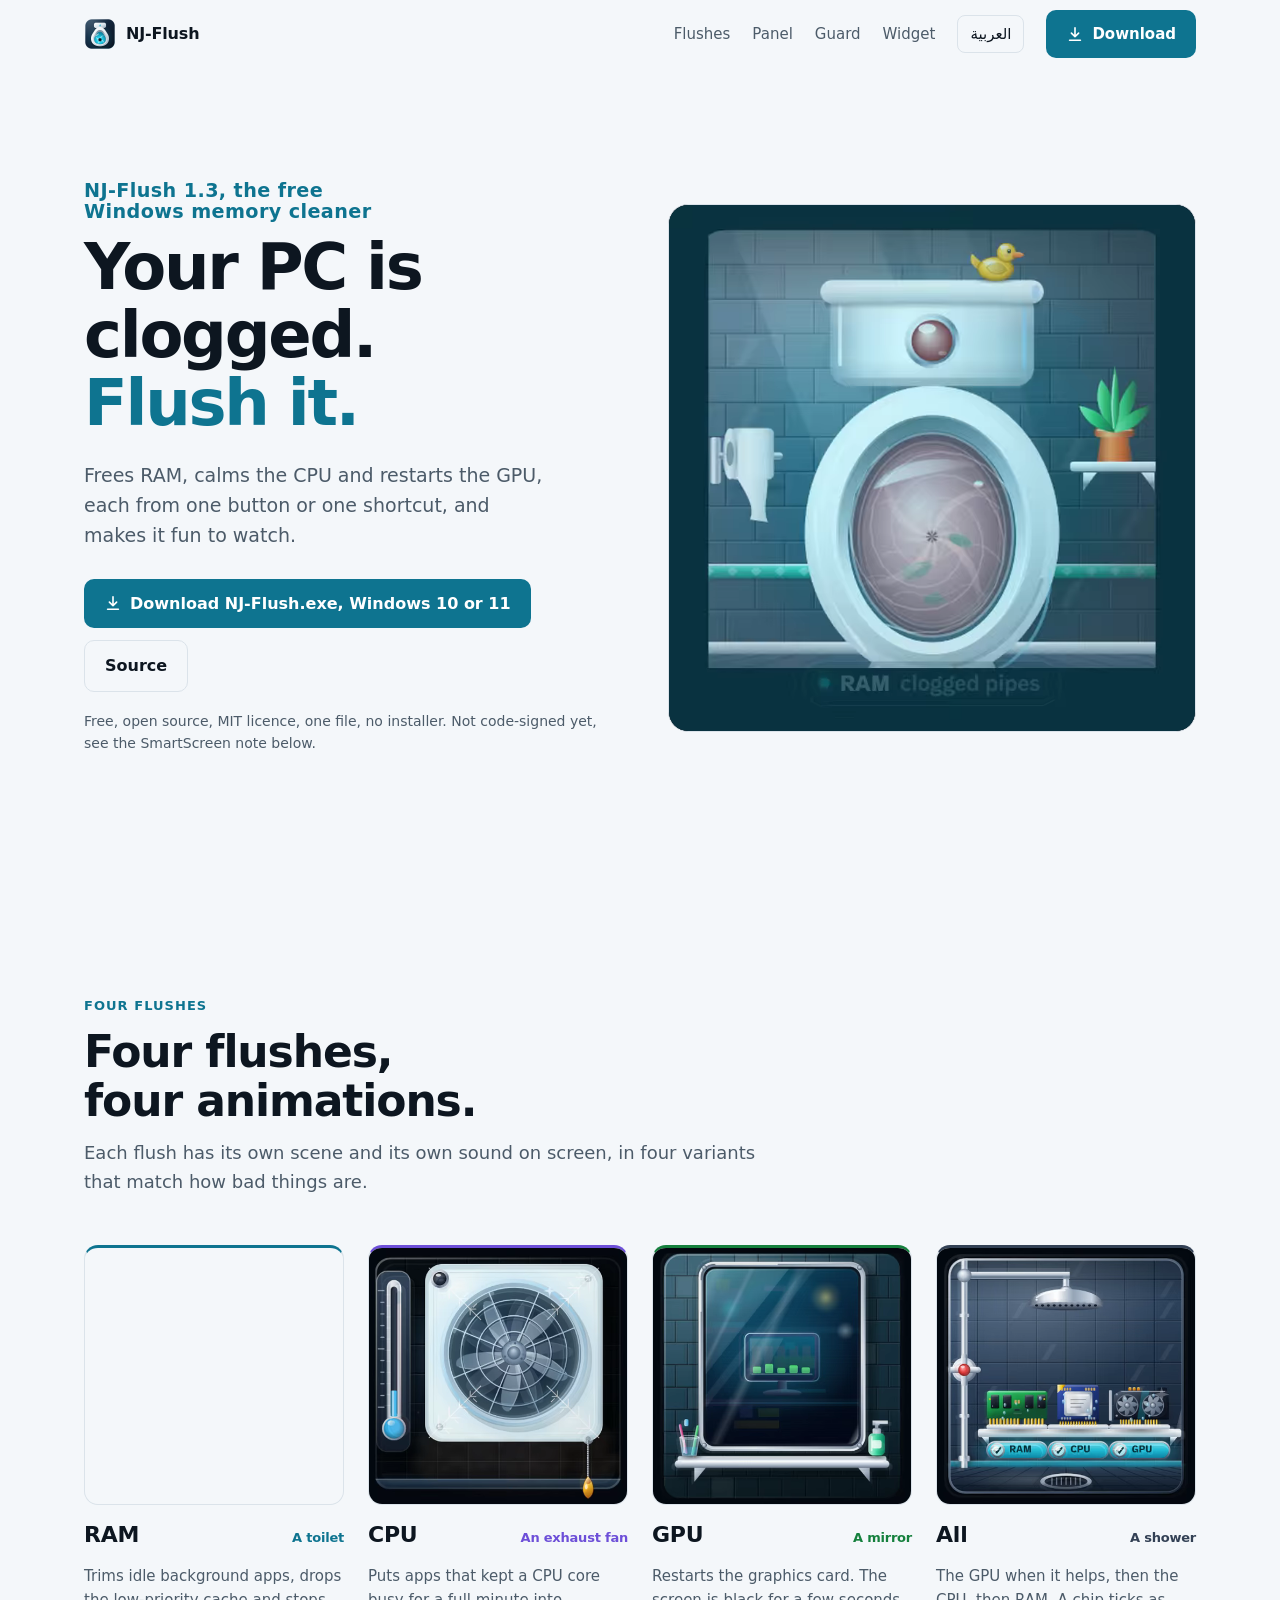
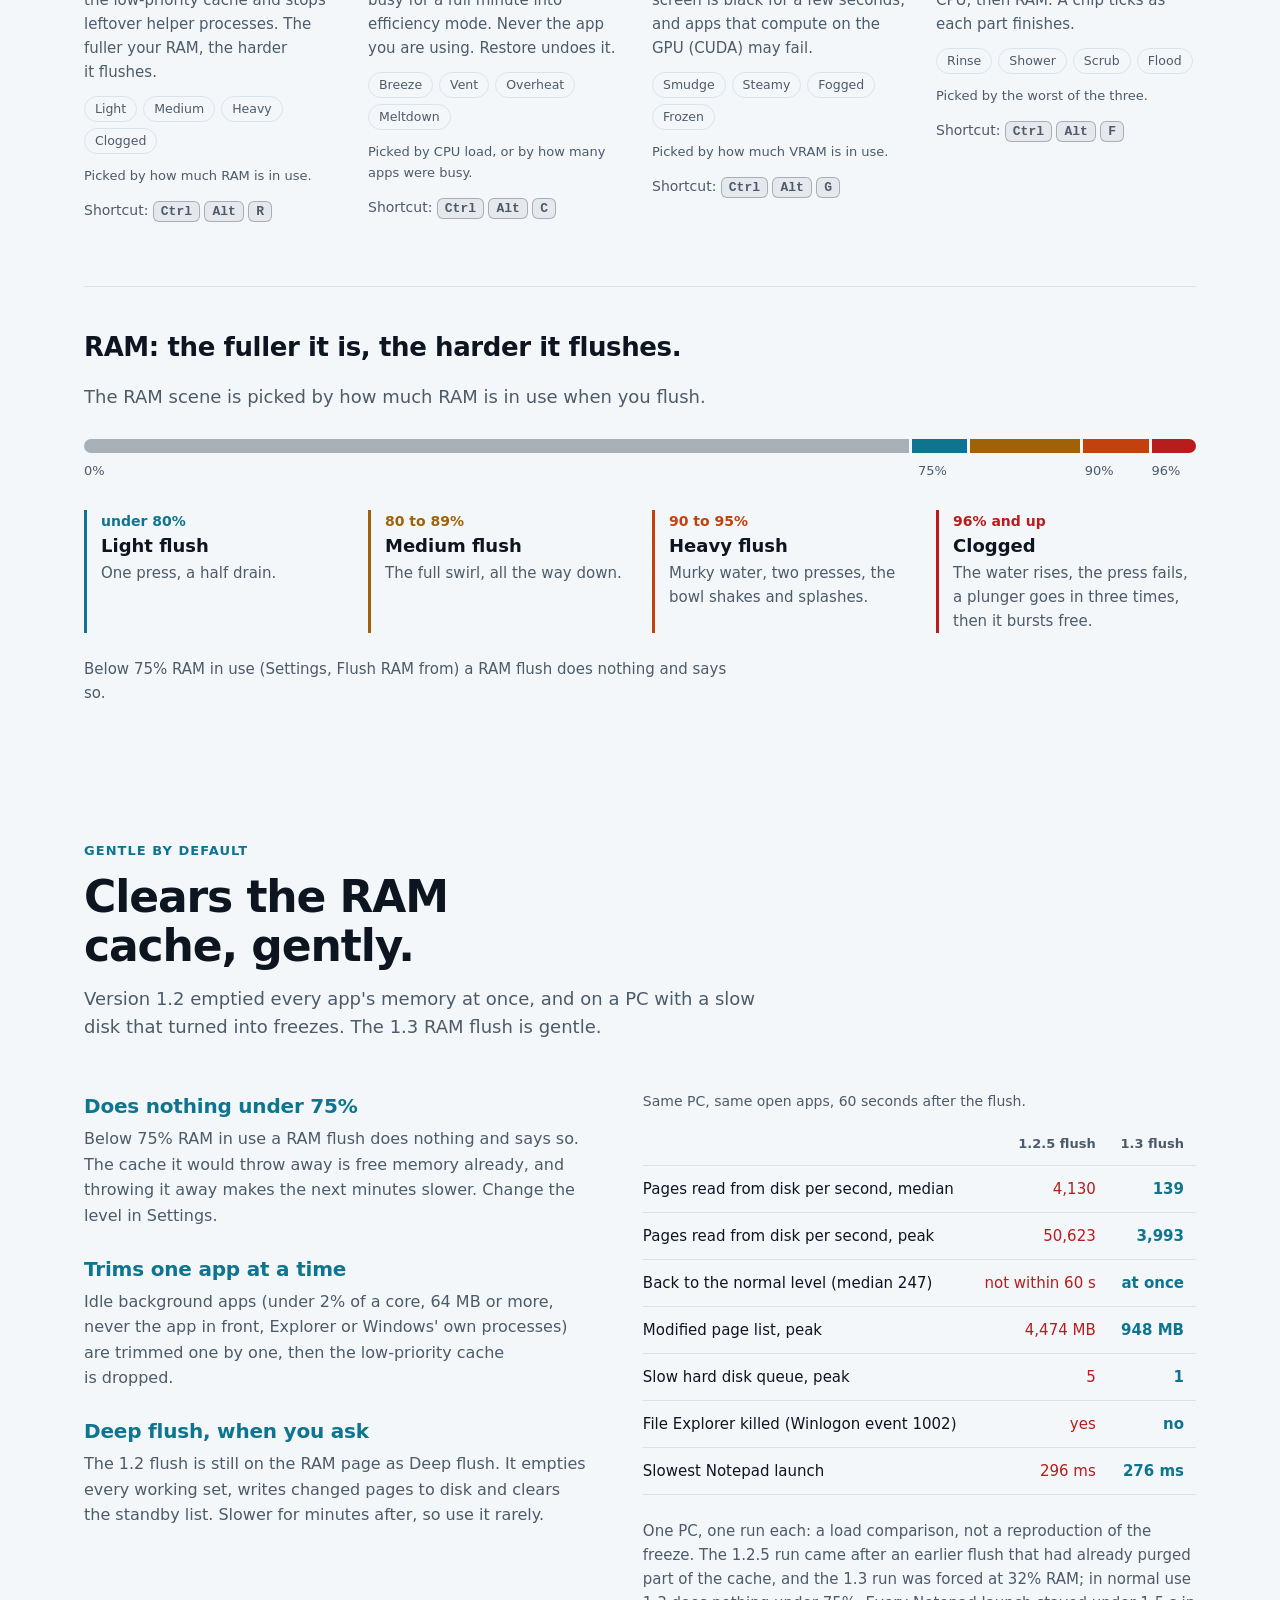
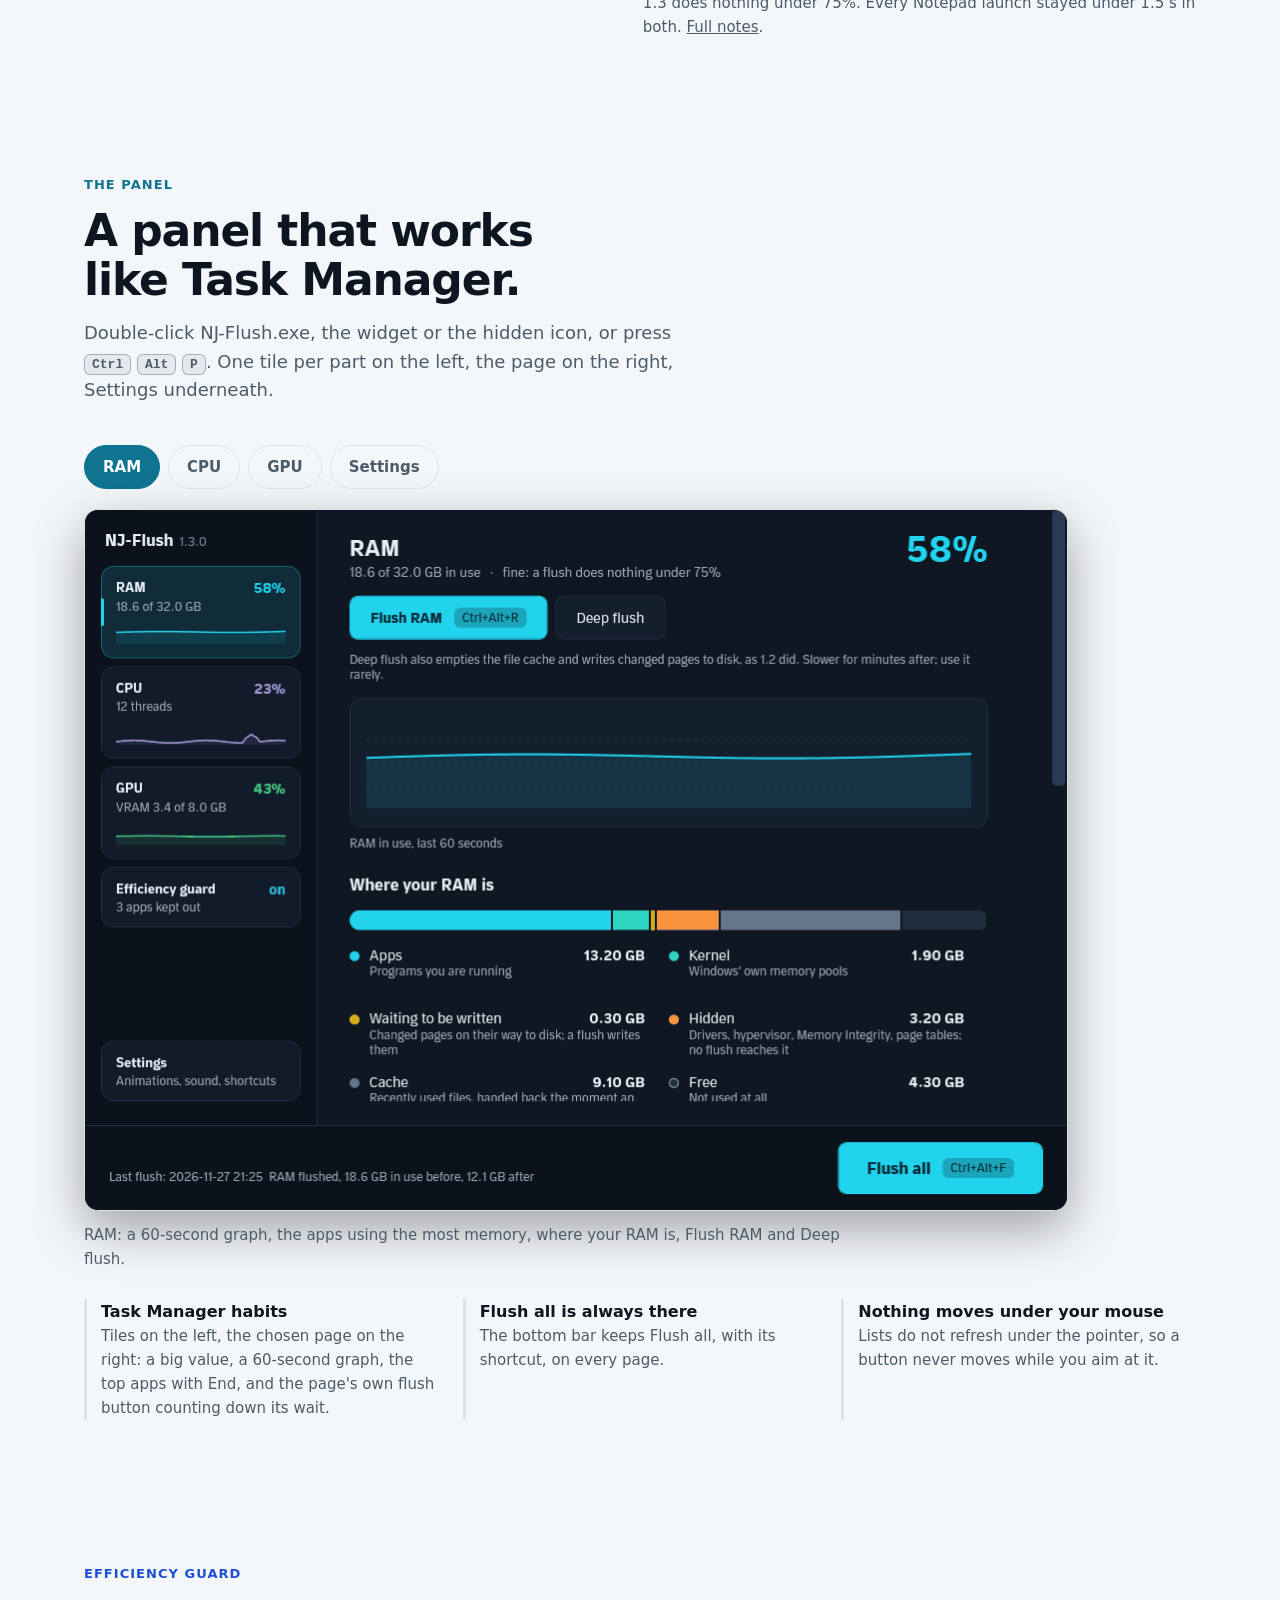
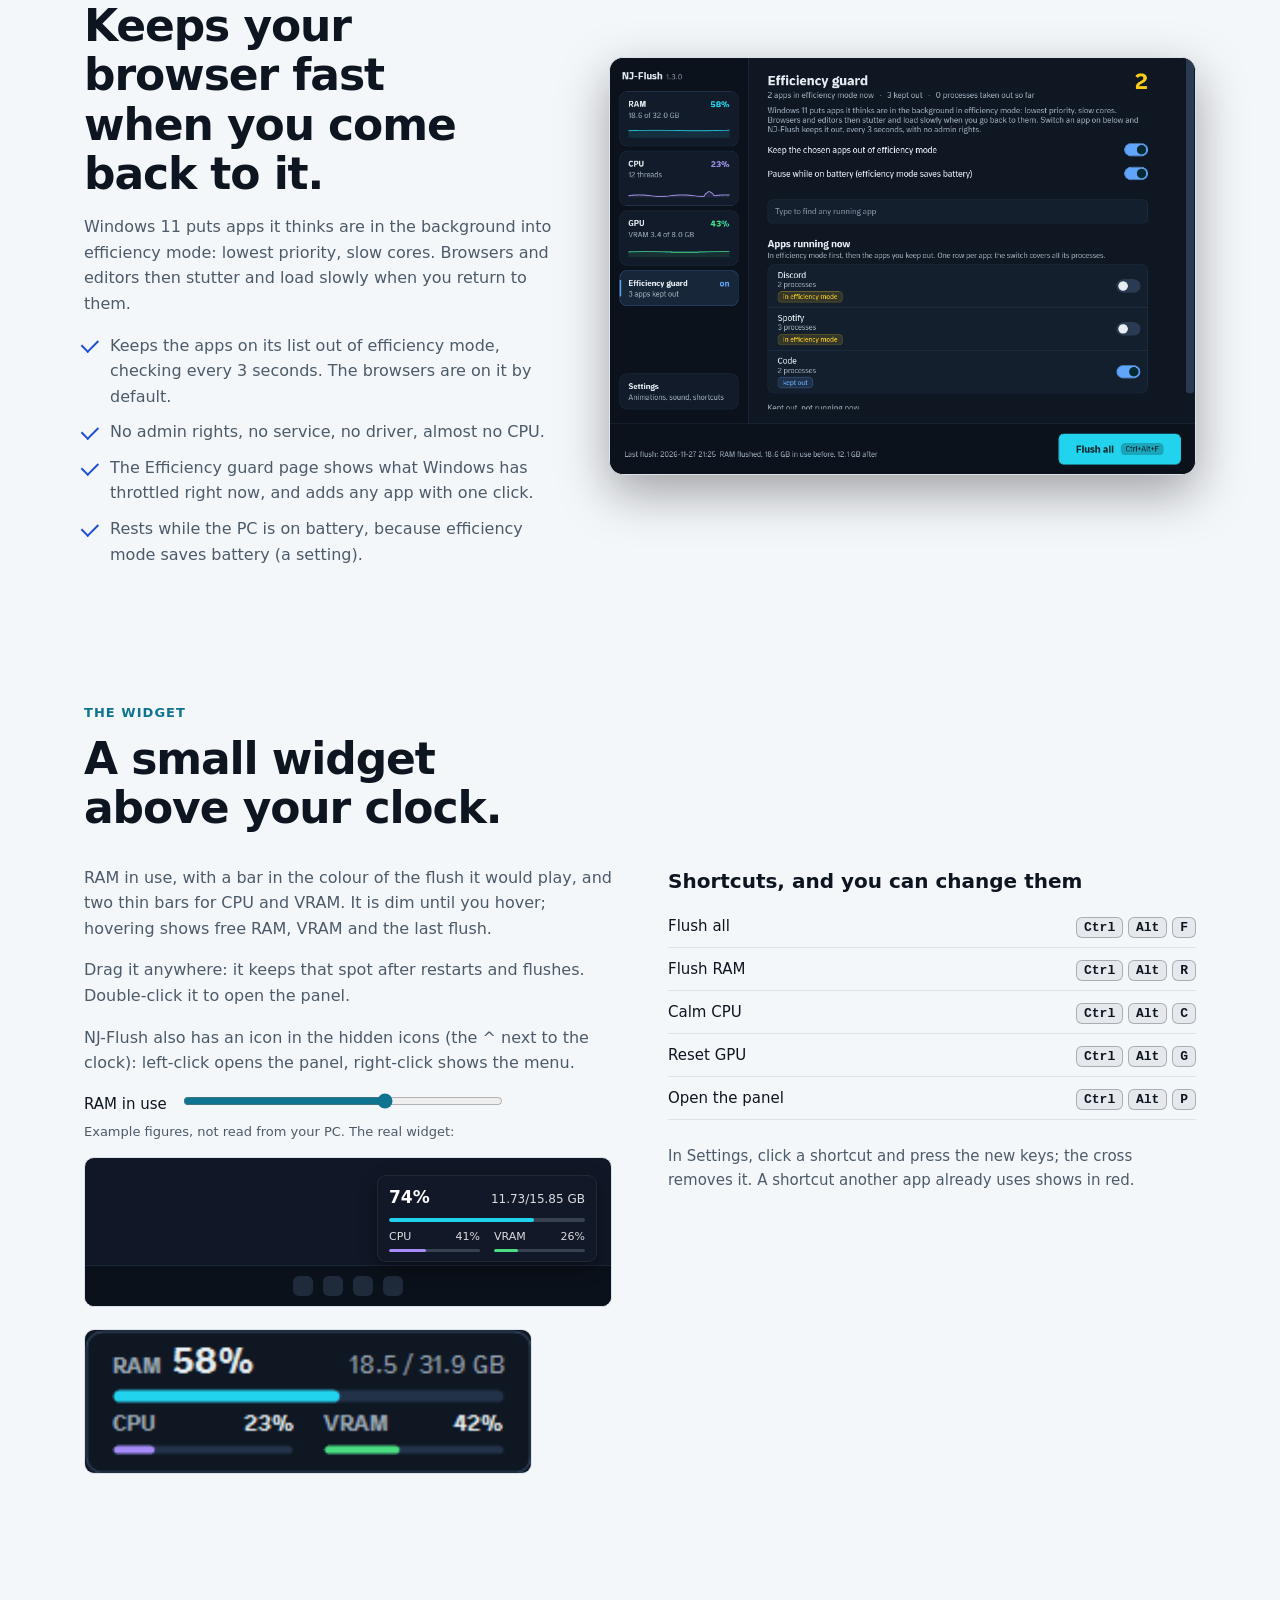
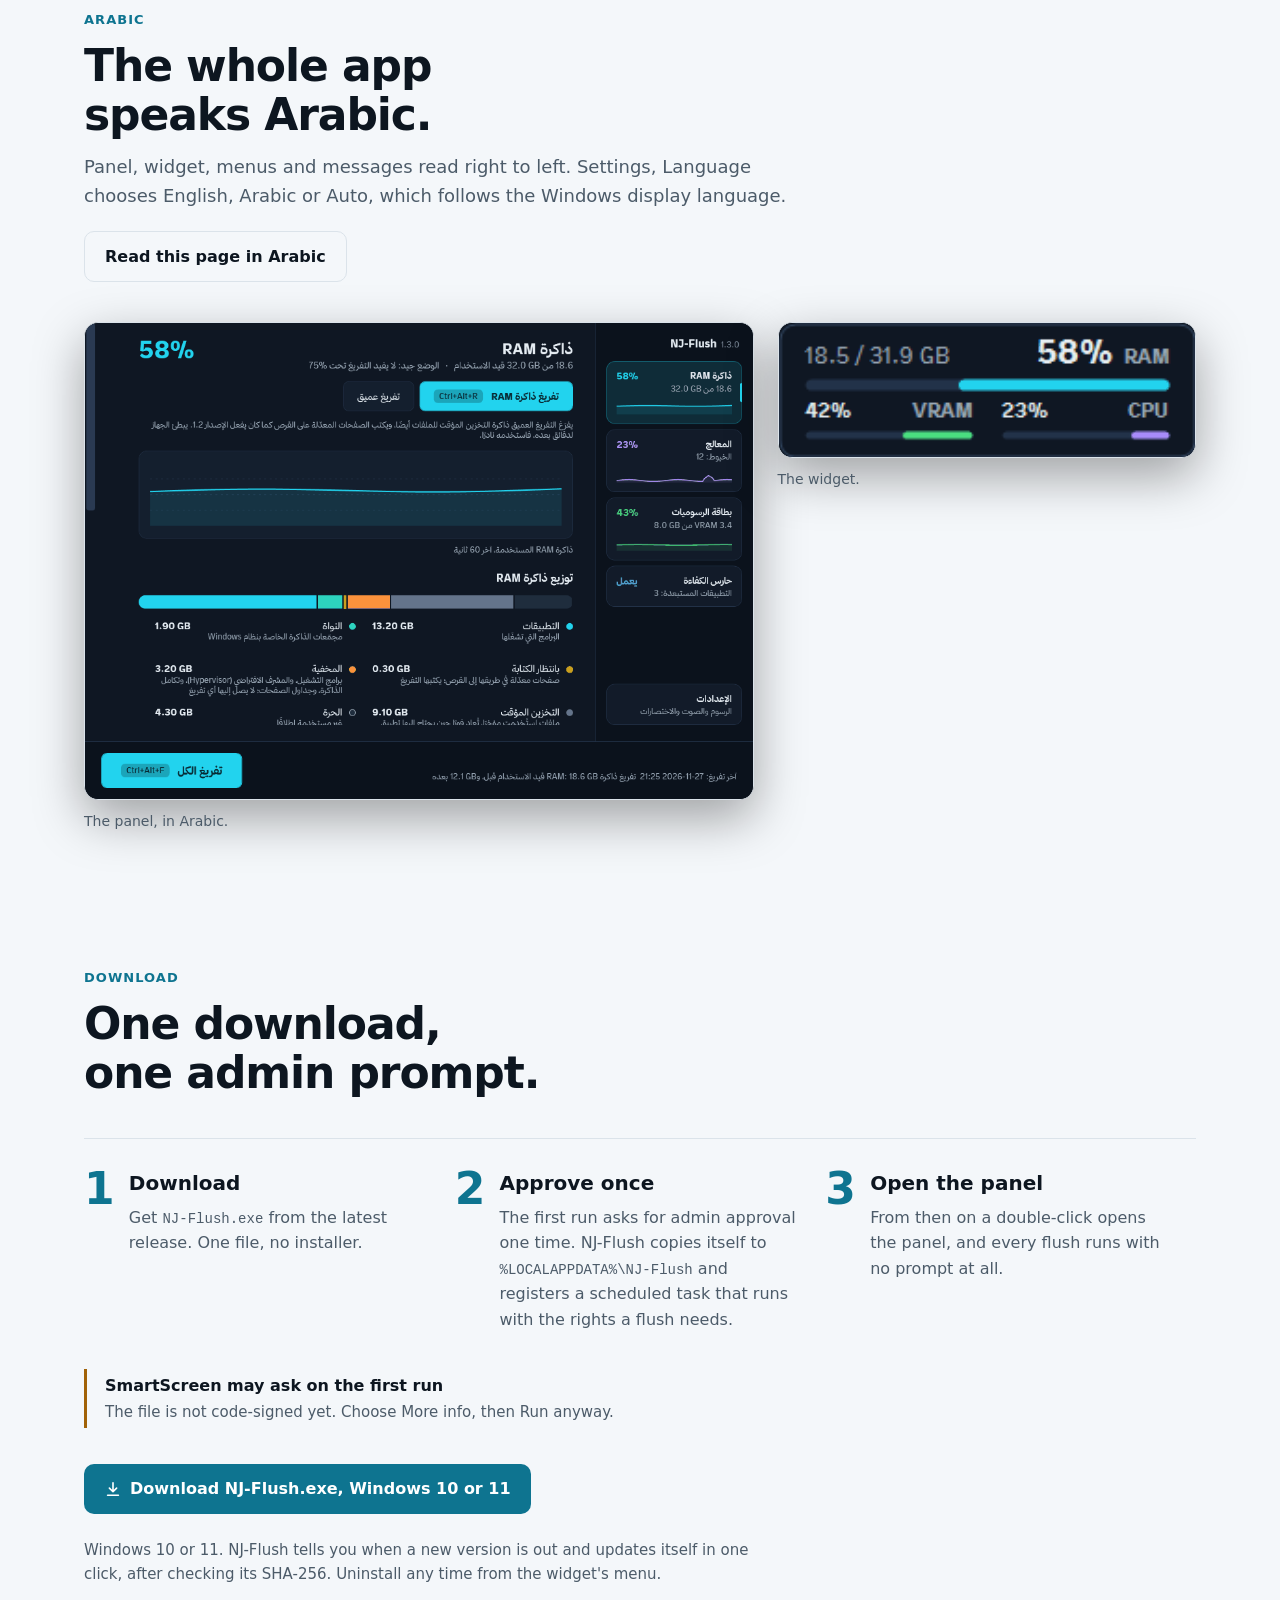
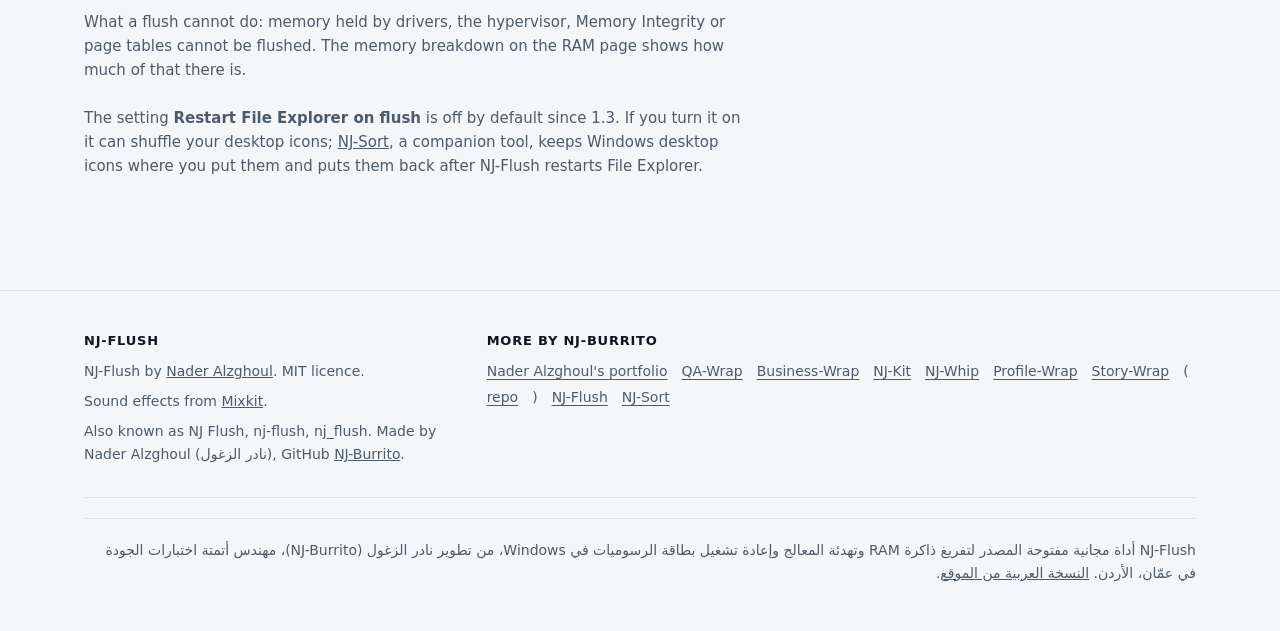
<file: docs/index.html>
<!doctype html>
<html lang="en" dir="ltr">
<head>
<meta charset="utf-8">
<meta name="viewport" content="width=device-width, initial-scale=1">
<title>NJ-Flush: free RAM cleaner for Windows 11, one double-click</title>
<meta name="description" content="NJ-Flush is a free RAM cleaner and Windows memory cleaner: flush RAM, calm the CPU, restart the GPU. Open source, one exe, no installer.">
<meta name="keywords" content="RAM cleaner, memory cleaner, free RAM Windows 11, Windows memory cleaner, clear RAM cache Windows 11, free up RAM, NJ-Flush">
<meta name="robots" content="index, follow, max-image-preview:large">
<meta name="theme-color" content="#0a0f17">
<meta name="author" content="Nader Alzghoul (NJ-Burrito)">
<link rel="canonical" href="https://nj-burrito.github.io/NJ-Flush/">
<link rel="alternate" hreflang="en" href="https://nj-burrito.github.io/NJ-Flush/">
<link rel="alternate" hreflang="ar" href="https://nj-burrito.github.io/NJ-Flush/ar/">
<link rel="alternate" hreflang="x-default" href="https://nj-burrito.github.io/NJ-Flush/">
<meta property="og:type" content="website">
<meta property="og:site_name" content="NJ-Burrito">
<meta property="og:title" content="NJ-Flush: free RAM cleaner for Windows 11, one double-click">
<meta property="og:description" content="NJ-Flush is a free RAM cleaner and Windows memory cleaner: flush RAM, calm the CPU, restart the GPU. Open source, one exe, no installer.">
<meta property="og:url" content="https://nj-burrito.github.io/NJ-Flush/">
<meta property="og:image" content="https://nj-burrito.github.io/NJ-Flush/og-image.png">
<meta property="og:image:type" content="image/png">
<meta property="og:image:width" content="1200">
<meta property="og:image:height" content="630">
<meta property="og:image:secure_url" content="https://nj-burrito.github.io/NJ-Flush/og-image.png">
<meta property="og:image:alt" content="NJ-Flush, a free Windows RAM cleaner: a toilet bowl of clean cyan water with a check mark and the word Flushed">
<meta property="og:locale" content="en_US">
<meta property="og:locale:alternate" content="ar_JO">
<meta name="twitter:card" content="summary_large_image">
<meta name="twitter:title" content="NJ-Flush: free RAM cleaner for Windows 11, one double-click">
<meta name="twitter:description" content="NJ-Flush is a free RAM cleaner and Windows memory cleaner: flush RAM, calm the CPU, restart the GPU. Open source, one exe, no installer.">
<meta name="twitter:image" content="https://nj-burrito.github.io/NJ-Flush/og-image.png">
<meta name="twitter:image:alt" content="NJ-Flush, a free Windows RAM cleaner: a toilet bowl of clean cyan water with a check mark and the word Flushed">
<script type="application/ld+json">
{
 "@context": "https://schema.org",
 "@graph": [
  {
   "@type": "SoftwareApplication",
   "@id": "https://nj-burrito.github.io/NJ-Flush/#app",
   "name": "NJ-Flush",
   "alternateName": [
    "NJ Flush",
    "nj-flush",
    "nj_flush",
    "NJ_Flush",
    "NJFlush",
    "نج فلش"
   ],
   "description": "NJ-Flush is a free RAM cleaner and Windows memory cleaner: flush RAM, calm the CPU, restart the GPU. Open source, one exe, no installer.",
   "url": "https://nj-burrito.github.io/NJ-Flush/",
   "downloadUrl": "https://github.com/NJ-Burrito/NJ-Flush/releases/latest",
   "codeRepository": "https://github.com/NJ-Burrito/NJ-Flush",
   "softwareVersion": "1.3.0",
   "applicationCategory": "UtilitiesApplication",
   "operatingSystem": "Windows 10, Windows 11",
   "image": [
    "https://nj-burrito.github.io/NJ-Flush/og-image.png",
    "https://nj-burrito.github.io/NJ-Flush/logo-1024.png"
   ],
   "screenshot": "https://nj-burrito.github.io/NJ-Flush/shots/panel-ram.png",
   "featureList": [
    "Four flushes, RAM, CPU, GPU and All, each with its own animation in four variants",
    "Gentle RAM flush that does nothing under 75% RAM in use",
    "Deep flush empties every working set, writes the modified page list and clears the standby list",
    "Panel in the style of Task Manager with RAM, CPU, GPU and Efficiency guard pages and Settings",
    "Efficiency guard keeps browsers and chosen apps out of Windows 11 efficiency mode",
    "Draggable widget with RAM, CPU and VRAM bars and a hidden-icon tray icon",
    "Changeable keyboard shortcuts",
    "Full Arabic interface, right to left",
    "Self-updating with SHA-256 check"
   ],
   "license": "https://opensource.org/licenses/MIT",
   "isAccessibleForFree": true,
   "offers": {
    "@type": "Offer",
    "price": "0",
    "priceCurrency": "USD"
   },
   "author": {
    "@id": "https://nj-burrito.github.io/#person"
   },
   "inLanguage": [
    "en",
    "ar"
   ]
  },
  {
   "@type": "VideoObject",
   "@id": "https://nj-burrito.github.io/NJ-Flush/#hero-video",
   "name": "NJ-Flush hero: a clogged RAM flush, plunged and drained to clean",
   "description": "A toilet full of red water is plunged three times, bursts free and drains through the four tier colours to clean cyan. Your RAM is full. One double-click. Flushed.",
   "thumbnailUrl": "https://nj-burrito.github.io/NJ-Flush/hero-poster.jpg",
   "contentUrl": "https://nj-burrito.github.io/NJ-Flush/hero.mp4",
   "uploadDate": "2026-11-27",
   "encodingFormat": "video/mp4",
   "inLanguage": "en"
  },
  {
   "@type": "Person",
   "@id": "https://nj-burrito.github.io/#person",
   "name": "Nader Alzghoul",
   "alternateName": [
    "نادر الزغول",
    "NJ-Burrito",
    "NJ Burrito",
    "NJBurrito",
    "NJ"
   ],
   "jobTitle": "QA Automation Engineer",
   "address": {
    "@type": "PostalAddress",
    "addressLocality": "Amman",
    "addressCountry": "JO"
   },
   "url": "https://nj-burrito.github.io/",
   "sameAs": [
    "https://github.com/NJ-Burrito",
    "https://nj-burrito.github.io/",
    "https://nj-burrito.github.io/QA-Wrap/",
    "https://nj-burrito.github.io/Business-Wrap/",
    "https://nj-burrito.github.io/NJ-Kit/",
    "https://nj-burrito.github.io/NJ-Whip/",
    "https://nj-burrito.github.io/Profile-Wrap/",
    "https://nj-burrito.github.io/story-wrap/",
    "https://github.com/NJ-Burrito/Story-Wrap",
    "https://nj-burrito.github.io/NJ-Flush/",
    "https://nj-burrito.github.io/NJ-Sort/"
   ]
  }
 ]
}
</script>
<link rel="icon" href="logo.png">
<script>document.documentElement.classList.add("js")</script>
<link rel="stylesheet" href="site.css">
</head>
<body>
<header class="wrap">
  <nav>
    <a class="brand" href="#"><img src="logo.png" alt="NJ-Flush logo" width="32" height="32">NJ-Flush</a>
    <div class="nav-links">
      <a href="#flushes">Flushes</a><a href="#panel">Panel</a><a href="#guard">Guard</a><a href="#widget">Widget</a>
      <a class="lang" href="ar/" hreflang="ar" lang="ar">العربية</a>
      <a class="btn btn-primary" href="https://github.com/NJ-Burrito/NJ-Flush/releases/latest"><svg class="ico" viewBox="0 0 20 20" width="18" height="18" fill="none" stroke="currentColor" stroke-width="1.8" stroke-linecap="round" stroke-linejoin="round" aria-hidden="true"><path d="M10 3v10m0 0-4-4m4 4 4-4M4 17h12"/></svg>Download</a>
    </div>
  </nav>
</header>

<main>
  <section class="wrap hero">
    <div>
      <h1><span class="kicker">NJ-Flush 1.3, the free Windows memory cleaner</span>Your PC is clogged. <em>Flush it.</em></h1>
      <p class="lede">Frees RAM, calms the CPU and restarts the GPU, each from one button or one shortcut, and makes it fun to watch.</p>
      <div class="ctas">
        <a class="btn btn-primary" href="https://github.com/NJ-Burrito/NJ-Flush/releases/latest"><svg class="ico" viewBox="0 0 20 20" width="18" height="18" fill="none" stroke="currentColor" stroke-width="1.8" stroke-linecap="round" stroke-linejoin="round" aria-hidden="true"><path d="M10 3v10m0 0-4-4m4 4 4-4M4 17h12"/></svg><span>Download NJ-Flush.exe, Windows 10 or 11</span></a>
        <a class="btn btn-ghost" href="https://github.com/NJ-Burrito/NJ-Flush">Source</a>
      </div>
      <p class="proof">Free, open source, MIT licence, one file, no installer. Not code-signed yet, see the SmartScreen note below.</p>
    </div>
    <div class="stage">
      <video id="hero-video" width="1080" height="1080" poster="hero-poster.jpg" autoplay muted loop playsinline preload="auto" aria-label="A toilet full of red water is plunged, bursts free and drains through the four tier colours to clean cyan. Your RAM is full. One double-click. Flushed.">
        <source src="hero.mp4" type="video/mp4">
        <source src="hero.webm" type="video/webm">
      </video>
      <img class="still" src="hero-poster.jpg" alt="A clean cyan toilet bowl with a check mark and the words Flushed. Memory back to Windows." width="1080" height="1080" loading="lazy" decoding="async">
    </div>
  </section>

  <section class="wrap" id="flushes">
    <div class="eyebrow reveal">Four flushes</div>
    <h2 class="reveal">Four flushes, four animations.</h2>
    <p class="sub reveal">Each flush has its own scene and its own sound on screen, in four variants that match how bad things are.</p>
    <div class="flushes">
      <article class="flush reveal" style="--c:var(--c-ram)">
        <figure><video class="clip" width="360" height="360" poster="clips/ram.jpg" muted loop playsinline preload="none" aria-label="The RAM flush: a toilet flushing.">
          <source src="clips/ram.mp4" type="video/mp4"><source src="clips/ram.webm" type="video/webm"></video></figure>
        <h3><span>RAM</span><span class="scene">A toilet</span></h3>
        <p>Trims idle background apps, drops the low-priority cache and stops leftover helper processes. The fuller your RAM, the harder it flushes.</p>
        <div class="chips"><span class="chip">Light</span><span class="chip">Medium</span><span class="chip">Heavy</span><span class="chip">Clogged</span></div>
        <p class="why">Picked by how much RAM is in use.</p>
        <p class="keys">Shortcut: <span class="ltr"><kbd>Ctrl</kbd> <kbd>Alt</kbd> <kbd>R</kbd></span></p>
      </article>
      <article class="flush reveal" style="--c:var(--c-cpu)">
        <figure><video class="clip" width="360" height="360" poster="clips/cpu.jpg" muted loop playsinline preload="none" aria-label="The CPU flush: an exhaust fan pulling out hot steam.">
          <source src="clips/cpu.mp4" type="video/mp4"><source src="clips/cpu.webm" type="video/webm"></video></figure>
        <h3><span>CPU</span><span class="scene">An exhaust fan</span></h3>
        <p>Puts apps that kept a CPU core busy for a full minute into efficiency mode. Never the app you are using. Restore undoes it.</p>
        <div class="chips"><span class="chip">Breeze</span><span class="chip">Vent</span><span class="chip">Overheat</span><span class="chip">Meltdown</span></div>
        <p class="why">Picked by CPU load, or by how many apps were busy.</p>
        <p class="keys">Shortcut: <span class="ltr"><kbd>Ctrl</kbd> <kbd>Alt</kbd> <kbd>C</kbd></span></p>
      </article>
      <article class="flush reveal" style="--c:var(--c-gpu)">
        <figure><video class="clip" width="360" height="360" poster="clips/gpu.jpg" muted loop playsinline preload="none" aria-label="The GPU flush: a steamed mirror wiped clean.">
          <source src="clips/gpu.mp4" type="video/mp4"><source src="clips/gpu.webm" type="video/webm"></video></figure>
        <h3><span>GPU</span><span class="scene">A mirror</span></h3>
        <p>Restarts the graphics card. The screen is black for a few seconds, and apps that compute on the GPU (CUDA) may fail.</p>
        <div class="chips"><span class="chip">Smudge</span><span class="chip">Steamy</span><span class="chip">Fogged</span><span class="chip">Frozen</span></div>
        <p class="why">Picked by how much VRAM is in use.</p>
        <p class="keys">Shortcut: <span class="ltr"><kbd>Ctrl</kbd> <kbd>Alt</kbd> <kbd>G</kbd></span></p>
      </article>
      <article class="flush reveal" style="--c:var(--c-all)">
        <figure><video class="clip" width="360" height="360" poster="clips/all.jpg" muted loop playsinline preload="none" aria-label="Flush all: a shower over the RAM, CPU and GPU.">
          <source src="clips/all.mp4" type="video/mp4"><source src="clips/all.webm" type="video/webm"></video></figure>
        <h3><span>All</span><span class="scene">A shower</span></h3>
        <p>The GPU when it helps, then the CPU, then RAM. A chip ticks as each part finishes.</p>
        <div class="chips"><span class="chip">Rinse</span><span class="chip">Shower</span><span class="chip">Scrub</span><span class="chip">Flood</span></div>
        <p class="why">Picked by the worst of the three.</p>
        <p class="keys">Shortcut: <span class="ltr"><kbd>Ctrl</kbd> <kbd>Alt</kbd> <kbd>F</kbd></span></p>
      </article>
    </div>
    <div class="tiersbox">
      <h3 class="reveal">RAM: the fuller it is, the harder it flushes.</h3>
      <p class="sub reveal">The RAM scene is picked by how much RAM is in use when you flush.</p>
      <div class="gauge" aria-hidden="true">
        <div class="bar"><span></span><span></span><span></span><span></span><span></span></div>
        <div class="scale"><span>0%</span><span>75%</span><span></span><span>90%</span><span>96%</span></div>
      </div>
      <div class="tierrow"><div class="tier reveal" style="--c:var(--t1)"><div class="range">under 80%</div><h4>Light flush</h4><p>One press, a half drain.</p></div><div class="tier reveal" style="--c:var(--t2)"><div class="range">80 to 89%</div><h4>Medium flush</h4><p>The full swirl, all the way down.</p></div><div class="tier reveal" style="--c:var(--t3)"><div class="range">90 to 95%</div><h4>Heavy flush</h4><p>Murky water, two presses, the bowl shakes and splashes.</p></div><div class="tier reveal" style="--c:var(--t4)"><div class="range">96% and up</div><h4>Clogged</h4><p>The water rises, the press fails, a plunger goes in three times, then it bursts free.</p></div></div>
      <p class="fine reveal">Below 75% RAM in use (Settings, Flush RAM from) a RAM flush does nothing and says so.</p>
    </div>
  </section>

  <section class="wrap" id="gentle">
    <div class="eyebrow reveal">Gentle by default</div>
    <h2 class="reveal">Clears the RAM cache, gently.</h2>
    <p class="sub reveal">Version 1.2 emptied every app's memory at once, and on a PC with a slow disk that turned into freezes. The 1.3 RAM flush is gentle.</p>
    <div class="two">
      <div class="facts"><div class="fact reveal"><h3>Does nothing under 75%</h3><p>Below 75% RAM in use a RAM flush does nothing and says so. The cache it would throw away is free memory already, and throwing it away makes the next minutes slower. Change the level in Settings.</p></div><div class="fact reveal"><h3>Trims one app at a time</h3><p>Idle background apps (under 2% of a core, 64 MB or more, never the app in front, Explorer or Windows' own processes) are trimmed one by one, then the low-priority cache is dropped.</p></div><div class="fact reveal"><h3>Deep flush, when you ask</h3><p>The 1.2 flush is still on the RAM page as Deep flush. It empties every working set, writes changed pages to disk and clears the standby list. Slower for minutes after, so use it rarely.</p></div></div>
      <div class="reveal">
        <table class="ab">
          <caption>Same PC, same open apps, 60 seconds after the flush.</caption>
          <thead><tr><th scope="col"></th><th scope="col">1.2.5 flush</th><th scope="col">1.3 flush</th></tr></thead>
          <tbody><tr><td>Pages read from disk per second, median</td><td>4,130</td><td>139</td></tr><tr><td>Pages read from disk per second, peak</td><td>50,623</td><td>3,993</td></tr><tr><td>Back to the normal level (median 247)</td><td>not within 60 s</td><td>at once</td></tr><tr><td>Modified page list, peak</td><td>4,474 MB</td><td>948 MB</td></tr><tr><td>Slow hard disk queue, peak</td><td>5</td><td>1</td></tr><tr><td>File Explorer killed (Winlogon event 1002)</td><td>yes</td><td>no</td></tr><tr><td>Slowest Notepad launch</td><td>296 ms</td><td>276 ms</td></tr></tbody>
        </table>
        <p class="fine">One PC, one run each: a load comparison, not a reproduction of the freeze. The 1.2.5 run came after an earlier flush that had already purged part of the cache, and the 1.3 run was forced at 32% RAM; in normal use 1.3 does nothing under 75%. Every Notepad launch stayed under 1.5 s in both. <a href="https://github.com/NJ-Burrito/NJ-Flush/blob/main/design/ab-2026-11-27.md">Full notes</a>.</p>
      </div>
    </div>
  </section>

  <section class="wrap" id="panel">
    <div class="eyebrow reveal">The panel</div>
    <h2 class="reveal">A panel that works like Task Manager.</h2>
    <p class="sub reveal">Double-click NJ-Flush.exe, the widget or the hidden icon, or press <span class="ltr"><kbd>Ctrl</kbd> <kbd>Alt</kbd> <kbd>P</kbd></span>. One tile per part on the left, the page on the right, Settings underneath.</p>
    <div class="tabs" role="tablist" aria-label="The panel"><button class="tab" role="tab" id="tab-ram" aria-controls="shot-ram" aria-selected="true" tabindex="0" style="--c:var(--c-ram)">RAM</button><button class="tab" role="tab" id="tab-cpu" aria-controls="shot-cpu" aria-selected="false" tabindex="-1" style="--c:var(--c-cpu)">CPU</button><button class="tab" role="tab" id="tab-gpu" aria-controls="shot-gpu" aria-selected="false" tabindex="-1" style="--c:var(--c-gpu)">GPU</button><button class="tab" role="tab" id="tab-set" aria-controls="shot-set" aria-selected="false" tabindex="-1" style="--c:var(--accent)">Settings</button></div>
    <div class="shots">
      <div class="shot" id="shot-ram" role="tabpanel" aria-labelledby="tab-ram">
        <div class="frame"><img src="shots/panel-ram.png" width="984" height="701" alt="The RAM page of the NJ-Flush panel: a 60-second graph, a memory breakdown bar, the Flush RAM and Deep flush buttons." loading="lazy" decoding="async"></div>
        <p class="cap">RAM: a 60-second graph, the apps using the most memory, where your RAM is, Flush RAM and Deep flush.</p>
      </div>
      <div class="shot" id="shot-cpu" role="tabpanel" aria-labelledby="tab-cpu">
        <div class="frame"><img src="shots/panel-cpu.png" width="984" height="701" alt="The CPU page of the NJ-Flush panel: load graph, the apps using the most CPU, the Calm CPU button." loading="lazy" decoding="async"></div>
        <p class="cap">CPU: load, the apps busy for a full minute, and Calm or Restore for each app.</p>
      </div>
      <div class="shot" id="shot-gpu" role="tabpanel" aria-labelledby="tab-gpu">
        <div class="frame"><img src="shots/panel-gpu.png" width="984" height="701" alt="The GPU page of the NJ-Flush panel: VRAM and load graph, the apps holding the most VRAM, the Restart GPU button." loading="lazy" decoding="async"></div>
        <p class="cap">GPU: VRAM and load, the apps holding the most VRAM, Restart GPU.</p>
      </div>
      <div class="shot" id="shot-set" role="tabpanel" aria-labelledby="tab-set">
        <div class="frame"><img src="shots/panel-settings.png" width="984" height="701" alt="The Settings page of the NJ-Flush panel." loading="lazy" decoding="async"></div>
        <p class="cap">Settings: animations, sound, the 75% level, wait between flushes, auto-flush, shortcuts and language. Every change is saved at once.</p>
      </div>
    </div>
    <div class="bullets reveal"><p><strong>Task Manager habits</strong>Tiles on the left, the chosen page on the right: a big value, a 60-second graph, the top apps with End, and the page's own flush button counting down its wait.</p><p><strong>Flush all is always there</strong>The bottom bar keeps Flush all, with its shortcut, on every page.</p><p><strong>Nothing moves under your mouse</strong>Lists do not refresh under the pointer, so a button never moves while you aim at it.</p></div>
  </section>

  <section class="wrap" id="guard">
    <div class="split">
      <div class="copy">
        <div class="eyebrow guard-h reveal">Efficiency guard</div>
        <h2 class="reveal">Keeps your browser fast when you come back to it.</h2>
        <p class="reveal">Windows 11 puts apps it thinks are in the background into efficiency mode: lowest priority, slow cores. Browsers and editors then stutter and load slowly when you return to them.</p>
        <ul class="checks reveal"><li>Keeps the apps on its list out of efficiency mode, checking every 3 seconds. The browsers are on it by default.</li><li>No admin rights, no service, no driver, almost no CPU.</li><li>The Efficiency guard page shows what Windows has throttled right now, and adds any app with one click.</li><li>Rests while the PC is on battery, because efficiency mode saves battery (a setting).</li></ul>
        
      </div>
      <figure class="reveal"><div class="frame"><img src="shots/panel-guard.png" width="984" height="701" alt="The Efficiency guard page of the NJ-Flush panel: the apps Windows has put in efficiency mode, with a switch to keep each one out." loading="lazy" decoding="async"></div></figure>
    </div>
  </section>

  <section class="wrap" id="widget">
    <div class="eyebrow reveal">The widget</div>
    <h2 class="reveal">A small widget above your clock.</h2>
    <div class="widgets" style="margin-top:32px">
      <div class="copy reveal"><p>RAM in use, with a bar in the colour of the flush it would play, and two thin bars for CPU and VRAM. It is dim until you hover; hovering shows free RAM, VRAM and the last flush.</p><p>Drag it anywhere: it keeps that spot after restarts and flushes. Double-click it to open the panel.</p><p>NJ-Flush also has an icon in the hidden icons (the ^ next to the clock): left-click opens the panel, right-click shows the menu.</p>
        <div class="demo">
          <label>RAM in use <input type="range" id="ram" min="30" max="99" value="74" aria-label="RAM in use" style="width:min(320px,100%);accent-color:var(--accent)"> <span class="demo-note">Example figures, not read from your PC. The real widget:</span></label>
          <div class="taskbar" aria-hidden="true">
            <div class="dots"><i></i><i></i><i></i><i></i></div>
            <div class="widget">
              <div class="wrow"><b id="w-pct">74%</b><small id="w-gb">11.73/15.85 GB</small></div>
              <div class="track"><div class="fill" id="w-fill"></div></div>
              <div class="mini">
                <div><div class="m"><span>CPU</span><span>41%</span></div><div class="track"><div class="fill" style="width:41%;background:#a78bfa"></div></div></div>
                <div><div class="m"><span>VRAM</span><span>26%</span></div><div class="track"><div class="fill" style="width:26%;background:#4ade80"></div></div></div>
              </div>
            </div>
          </div>
          <img class="realwidget" src="shots/widget.png" width="448" height="144" alt="The NJ-Flush widget: RAM in use with a cyan bar, and thin CPU and VRAM bars under it." loading="lazy" decoding="async">
        </div>
      </div>
      <div class="reveal">
        <h3 style="font-size:20px">Shortcuts, and you can change them</h3>
        <table class="keytable"><tr><th scope='row'>Flush all</th><td><span class="ltr"><kbd>Ctrl</kbd> <kbd>Alt</kbd> <kbd>F</kbd></span></td></tr><tr><th scope='row'>Flush RAM</th><td><span class="ltr"><kbd>Ctrl</kbd> <kbd>Alt</kbd> <kbd>R</kbd></span></td></tr><tr><th scope='row'>Calm CPU</th><td><span class="ltr"><kbd>Ctrl</kbd> <kbd>Alt</kbd> <kbd>C</kbd></span></td></tr><tr><th scope='row'>Reset GPU</th><td><span class="ltr"><kbd>Ctrl</kbd> <kbd>Alt</kbd> <kbd>G</kbd></span></td></tr><tr><th scope='row'>Open the panel</th><td><span class="ltr"><kbd>Ctrl</kbd> <kbd>Alt</kbd> <kbd>P</kbd></span></td></tr></table>
        <p class="fine">In Settings, click a shortcut and press the new keys; the cross removes it. A shortcut another app already uses shows in red.</p>
      </div>
    </div>
  </section>

  <section class="wrap" id="arabic">
    <div class="eyebrow reveal">Arabic</div>
    <h2 class="reveal">The whole app speaks Arabic.</h2>
    <p class="sub reveal">Panel, widget, menus and messages read right to left. Settings, Language chooses English, Arabic or Auto, which follows the Windows display language.</p>
    <p><a class="btn btn-ghost" href="ar/" hreflang="ar" lang="ar">Read this page in Arabic</a></p>
    <div class="pair"><figure class="reveal"><div class="frame"><img src="shots/panel-ar-ram.png" width="984" height="701" alt="The NJ-Flush panel in Arabic, right to left: the RAM page." loading="lazy" decoding="async"></div><figcaption>The panel, in Arabic.</figcaption></figure><figure class="reveal"><div class="frame"><img src="shots/widget-ar.png" width="448" height="144" alt="The NJ-Flush widget in Arabic mode." loading="lazy" decoding="async"></div><figcaption>The widget.</figcaption></figure></div>
  </section>

  <section class="wrap" id="download">
    <div class="eyebrow reveal">Download</div>
    <h2 class="reveal">One download, one admin prompt.</h2>
    <div class="steps"><div class="step reveal"><b>1</b><div><h3>Download</h3><p>Get <code>NJ-Flush.exe</code> from the latest release. One file, no installer.</p></div></div><div class="step reveal"><b>2</b><div><h3>Approve once</h3><p>The first run asks for admin approval one time. NJ-Flush copies itself to <code>%LOCALAPPDATA%\NJ-Flush</code> and registers a scheduled task that runs with the rights a flush needs.</p></div></div><div class="step reveal"><b>3</b><div><h3>Open the panel</h3><p>From then on a double-click opens the panel, and every flush runs with no prompt at all.</p></div></div></div>
    <div class="callout reveal">
      <strong>SmartScreen may ask on the first run</strong>
      <p>The file is not code-signed yet. Choose More info, then Run anyway.</p>
    </div>
    <p class="dl reveal"><a class="btn btn-primary" href="https://github.com/NJ-Burrito/NJ-Flush/releases/latest"><svg class="ico" viewBox="0 0 20 20" width="18" height="18" fill="none" stroke="currentColor" stroke-width="1.8" stroke-linecap="round" stroke-linejoin="round" aria-hidden="true"><path d="M10 3v10m0 0-4-4m4 4 4-4M4 17h12"/></svg><span>Download NJ-Flush.exe, Windows 10 or 11</span></a></p>
    <p class="note reveal">Windows 10 or 11. NJ-Flush tells you when a new version is out and updates itself in one click, after checking its SHA-256. Uninstall any time from the widget's menu.</p><p class="note reveal">What a flush cannot do: memory held by drivers, the hypervisor, Memory Integrity or page tables cannot be flushed. The memory breakdown on the RAM page shows how much of that there is.</p><p class="note reveal">The setting <strong>Restart File Explorer on flush</strong> is off by default since 1.3. If you turn it on it can shuffle your desktop icons; <a href="https://nj-burrito.github.io/NJ-Sort/">NJ-Sort</a>, a companion tool, keeps Windows desktop icons where you put them and puts them back after NJ-Flush restarts File Explorer.</p>
  </section>
</main>

<footer>
  <div class="wrap">
    <div class="col">
      <h4>NJ-Flush</h4>
      <span>NJ-Flush by <a href="https://nj-burrito.github.io/">Nader Alzghoul</a>. MIT licence.</span>
      <span>Sound effects from <a href="https://mixkit.co">Mixkit</a>.</span>
      <span>Also known as NJ Flush, nj-flush, nj_flush. Made by Nader Alzghoul (نادر الزغول), GitHub <a href="https://github.com/NJ-Burrito">NJ-Burrito</a>.</span>
    </div>
    <div class="col">
      <h4>More by NJ-Burrito</h4>
      <div class="more"><a href="https://nj-burrito.github.io/">Nader Alzghoul's portfolio</a> <a href="https://nj-burrito.github.io/QA-Wrap/">QA-Wrap</a> <a href="https://nj-burrito.github.io/Business-Wrap/">Business-Wrap</a> <a href="https://nj-burrito.github.io/NJ-Kit/">NJ-Kit</a> <a href="https://nj-burrito.github.io/NJ-Whip/">NJ-Whip</a> <a href="https://nj-burrito.github.io/Profile-Wrap/">Profile-Wrap</a> <a href="https://nj-burrito.github.io/story-wrap/">Story-Wrap</a> (<a href="https://github.com/NJ-Burrito/Story-Wrap">repo</a>) <a href="https://nj-burrito.github.io/NJ-Flush/">NJ-Flush</a> <a href="https://nj-burrito.github.io/NJ-Sort/">NJ-Sort</a></div>
    </div>
    <div class="alt"><p class="alt" lang="ar" dir="rtl"><bdi dir="ltr">NJ-Flush</bdi> أداة مجانية مفتوحة المصدر لتفريغ ذاكرة <bdi dir="ltr">RAM</bdi> وتهدئة المعالج وإعادة تشغيل بطاقة الرسوميات في <bdi dir="ltr">Windows</bdi>، من تطوير نادر الزغول (<bdi dir="ltr">NJ-Burrito</bdi>)، مهندس أتمتة اختبارات الجودة في عمّان، الأردن. <a href="ar/" hreflang="ar">النسخة العربية من الموقع</a>.</p></div>
  </div>
</footer>
<script src="site.js" defer></script>
</body>
</html>
</file>
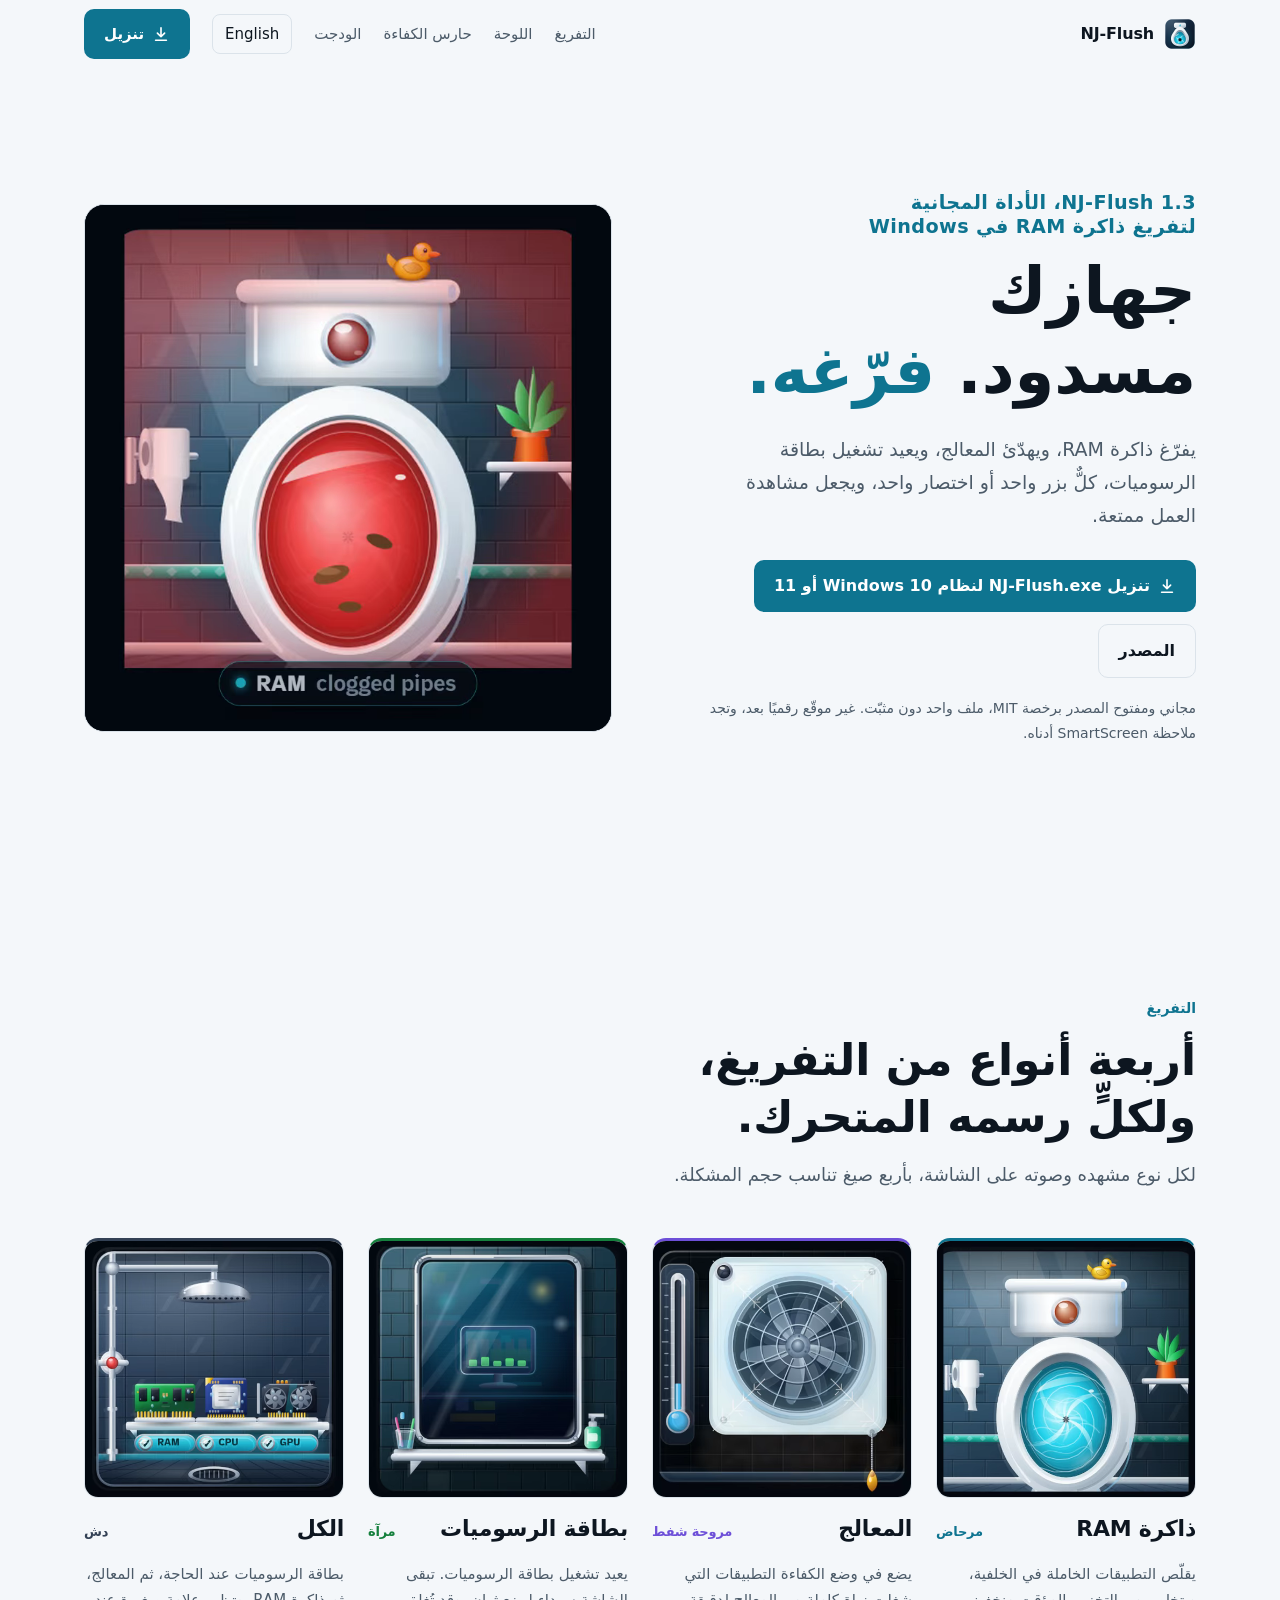
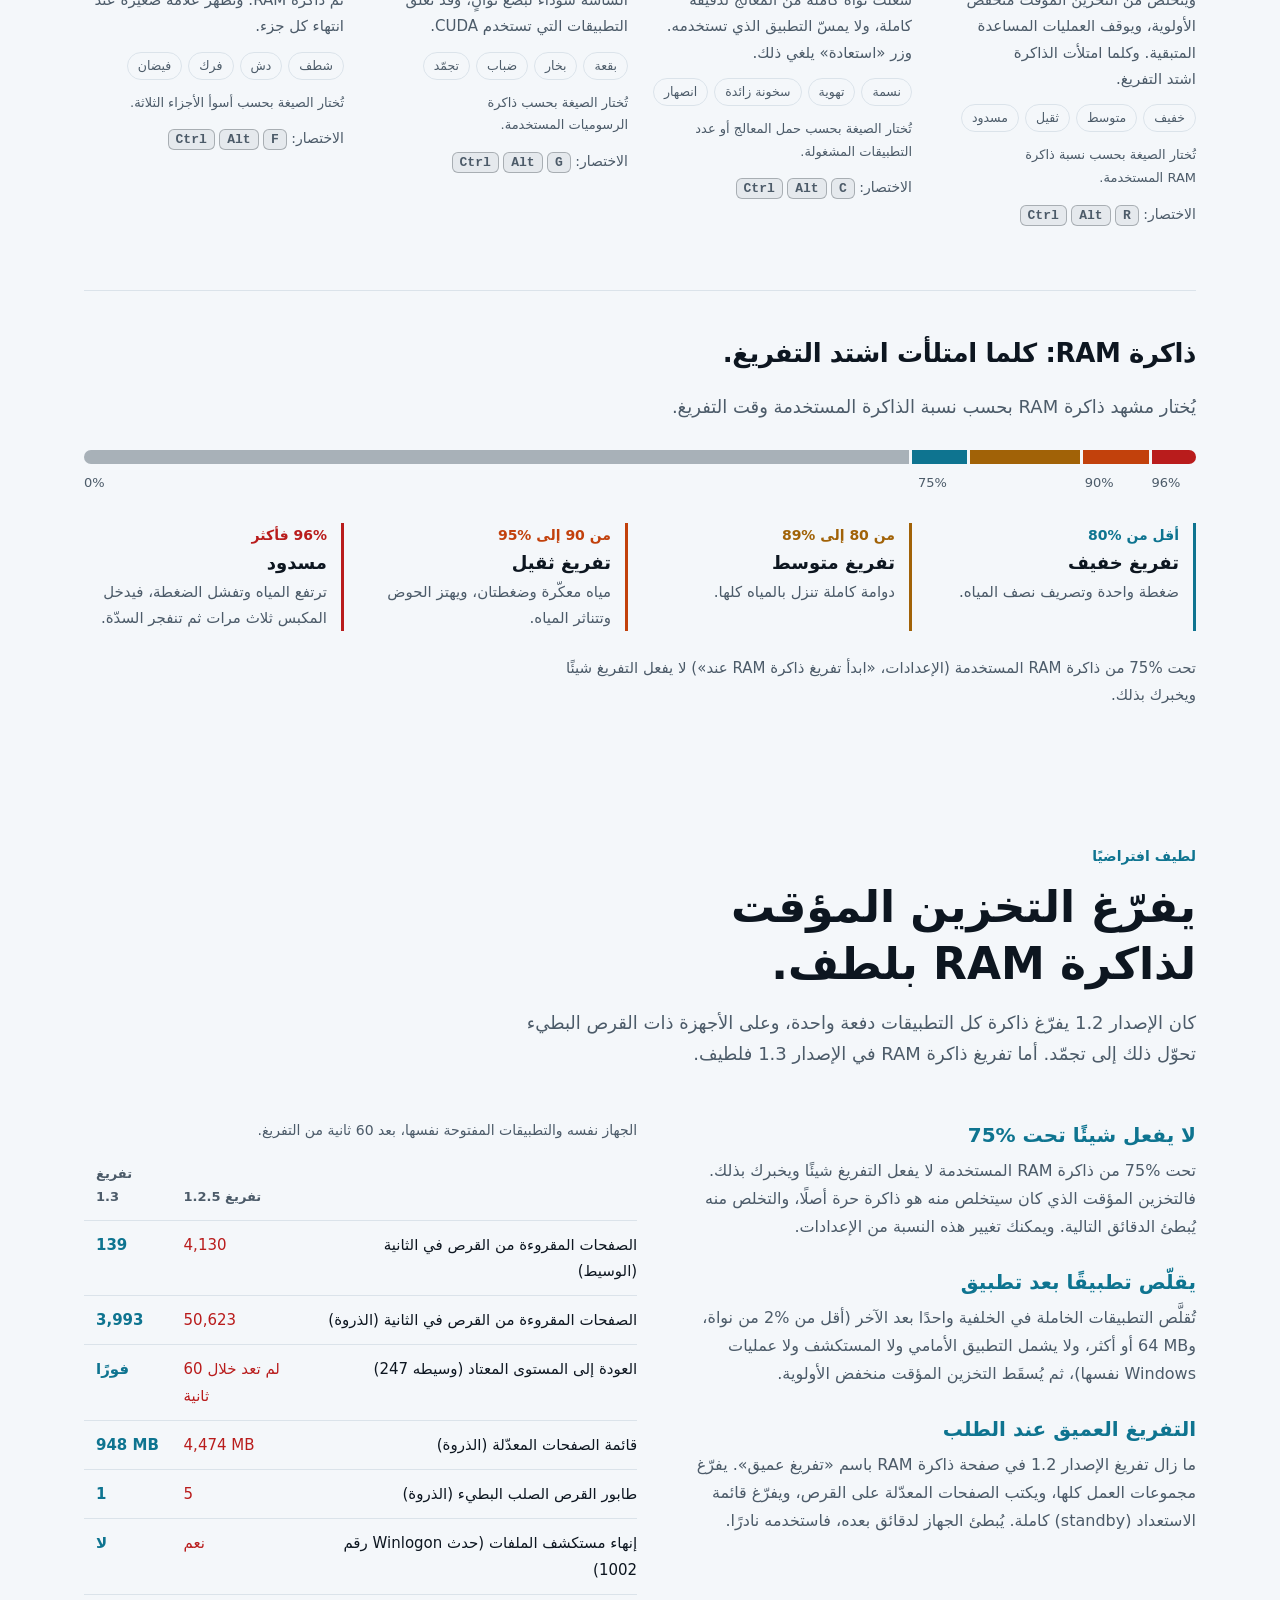
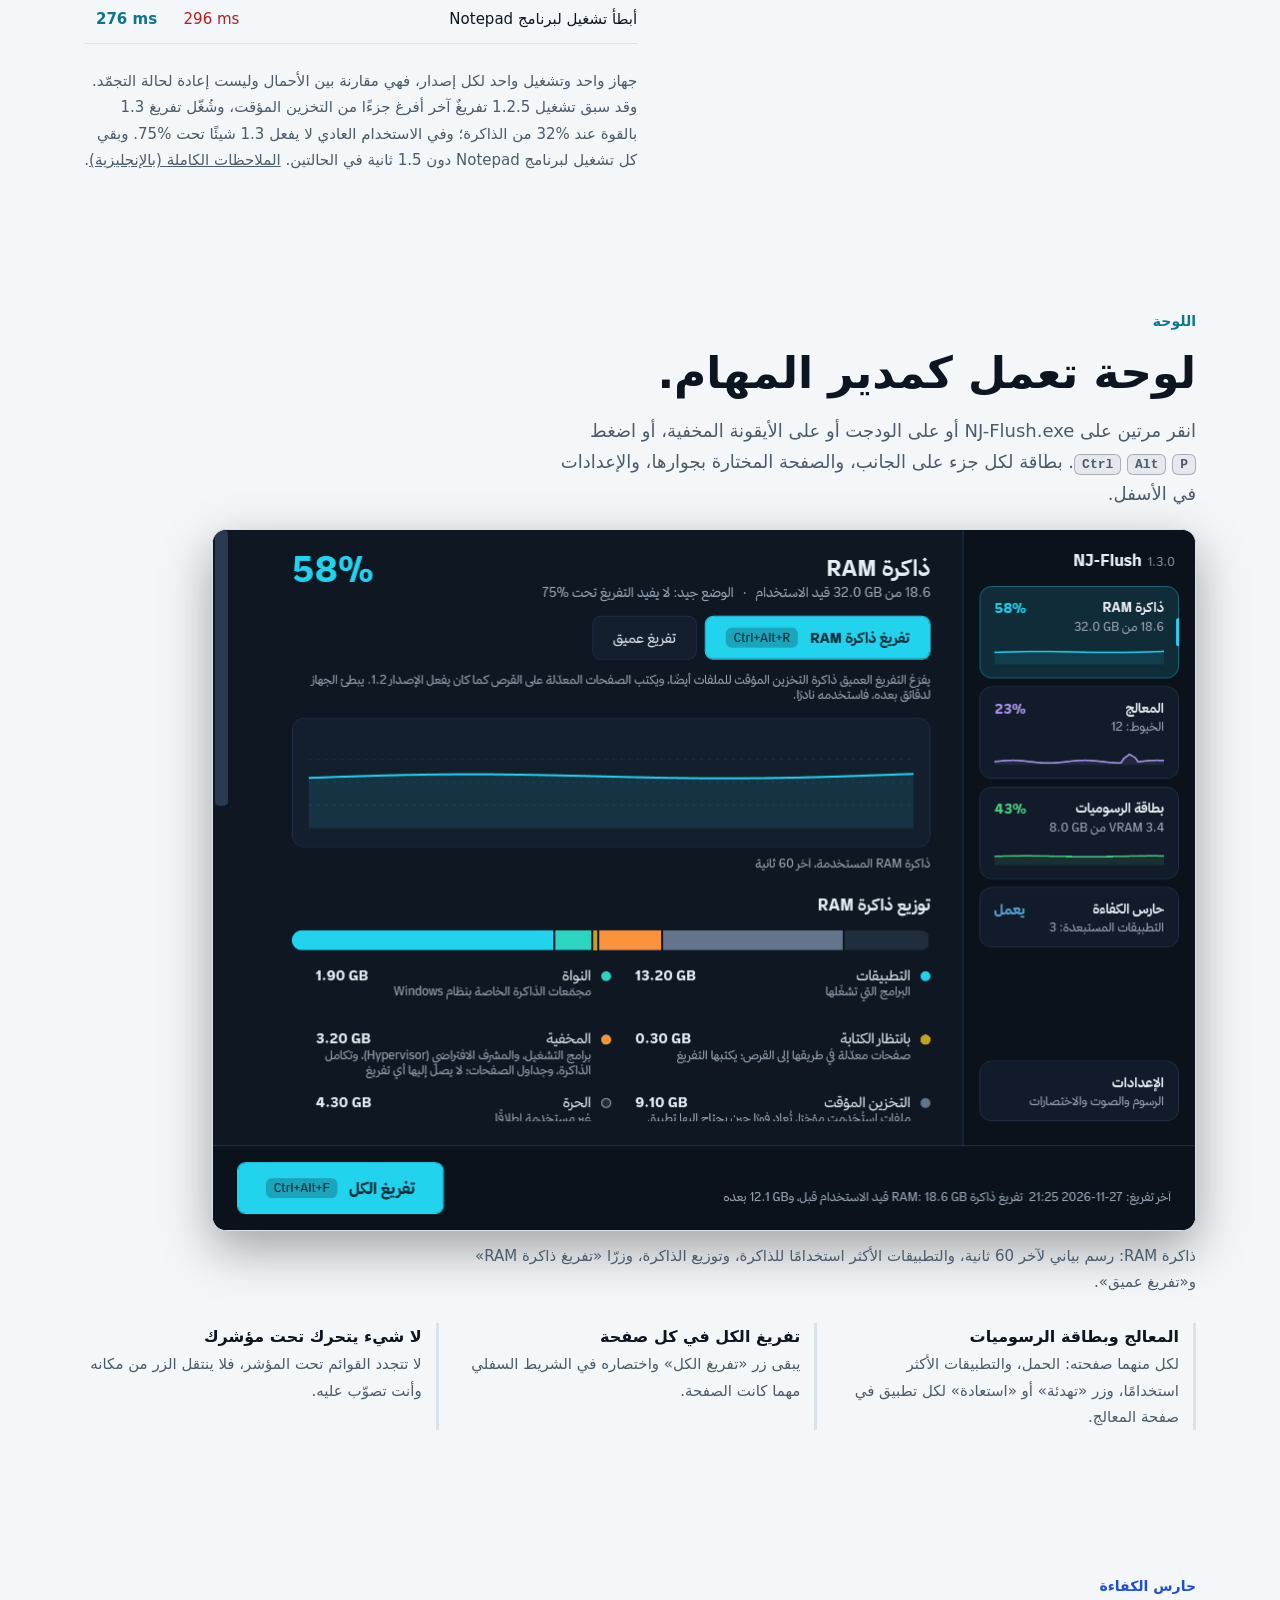
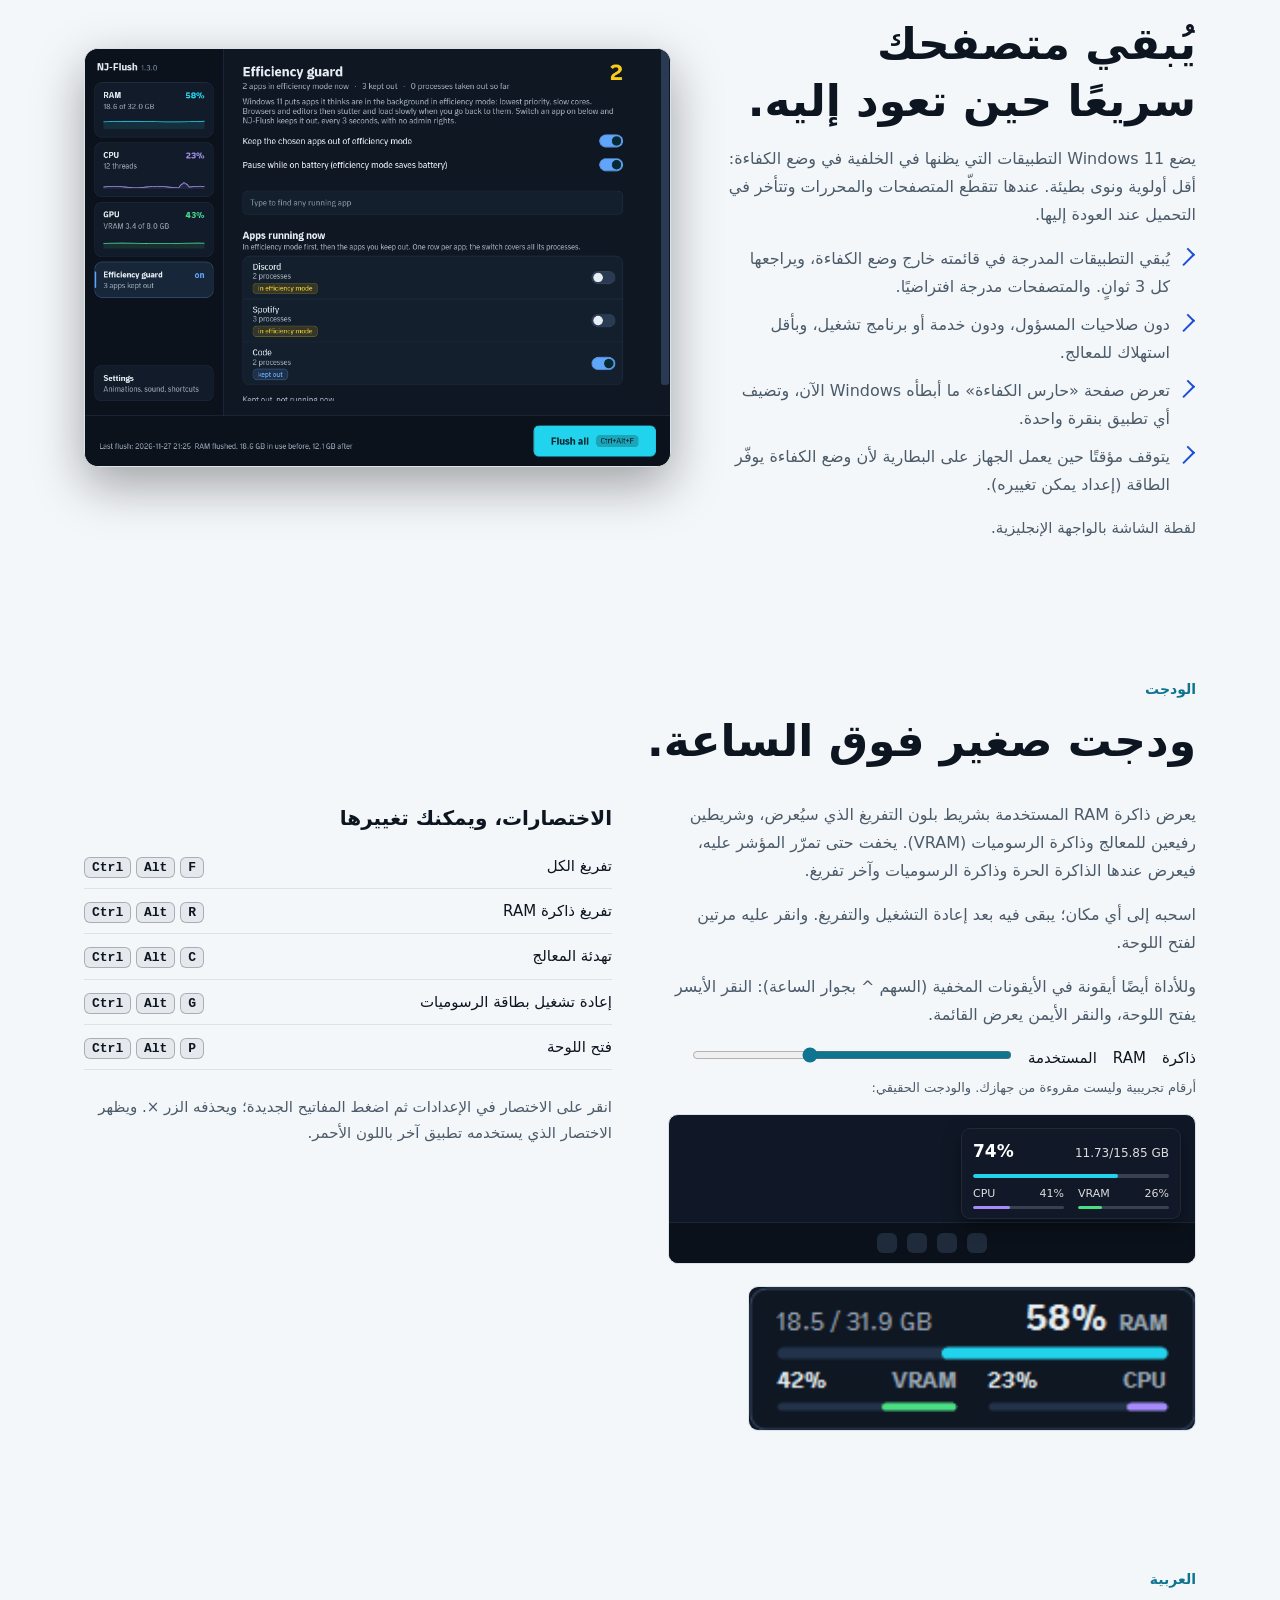
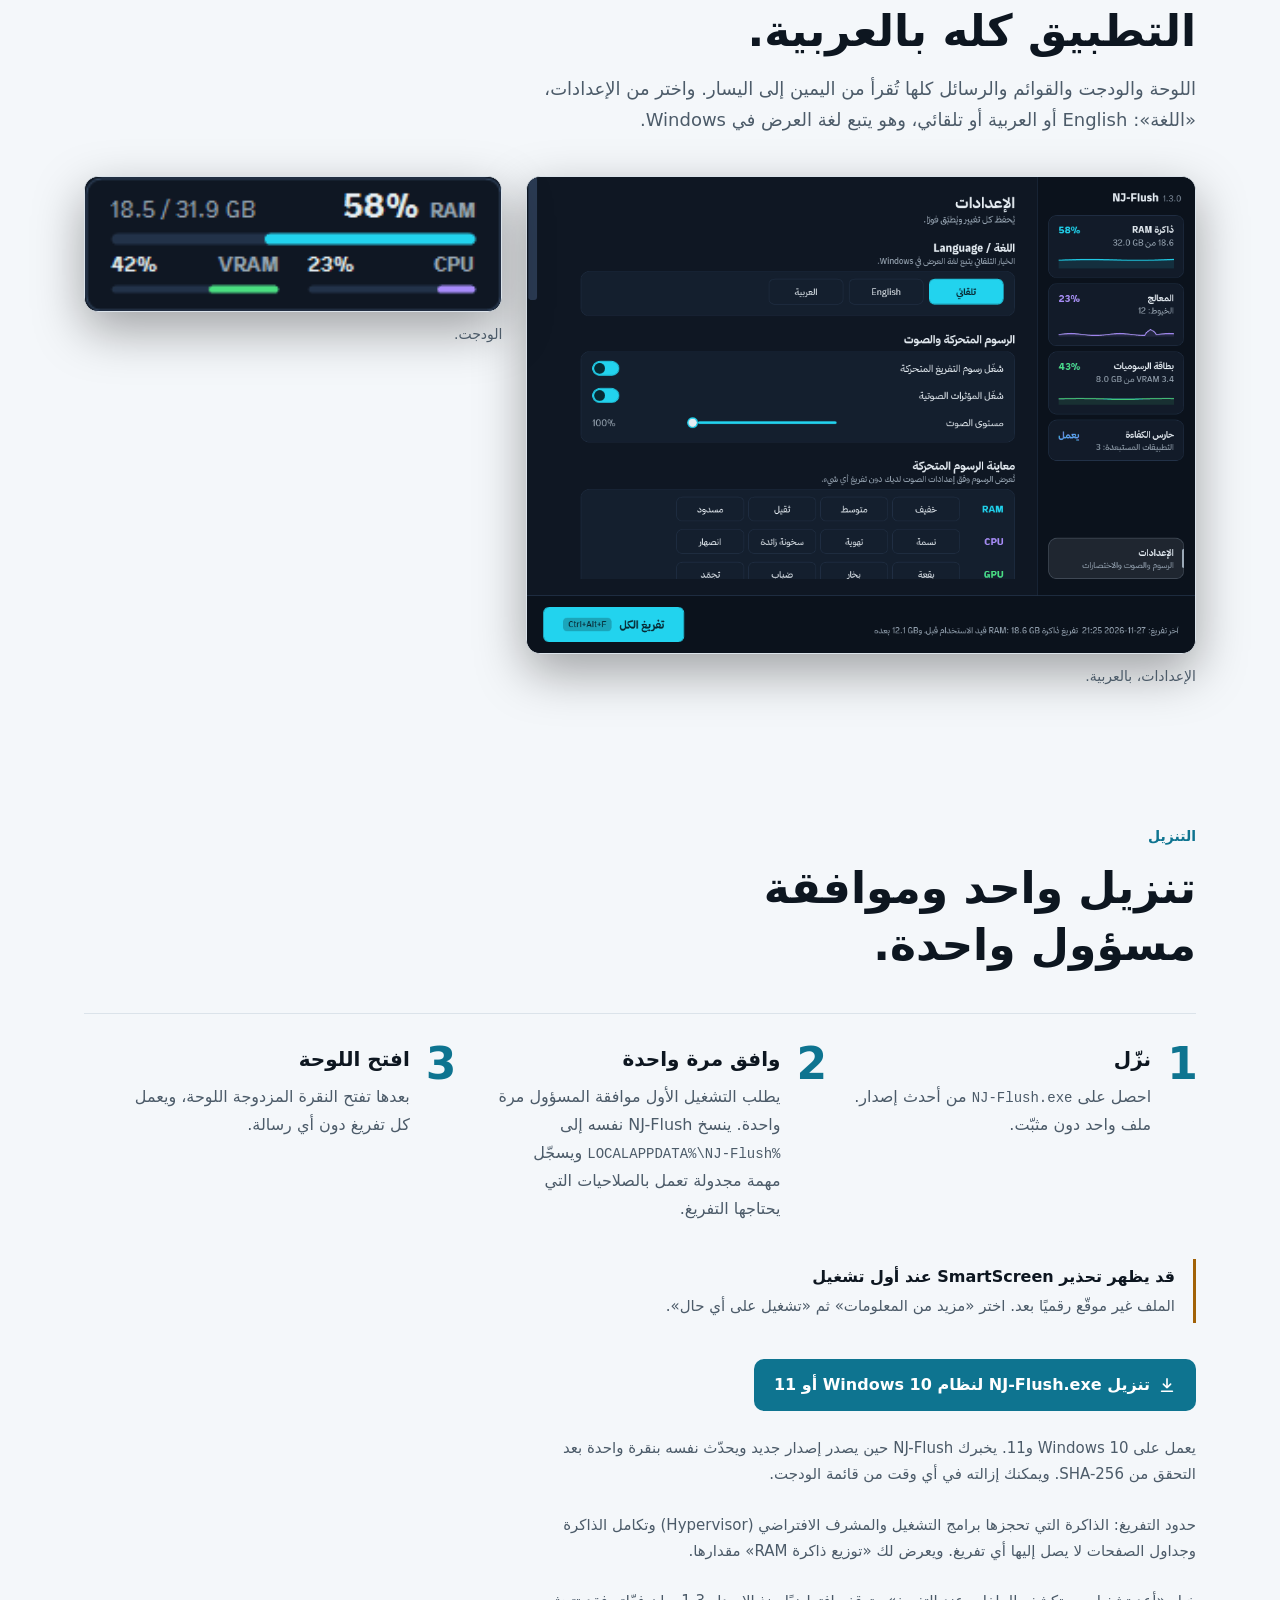
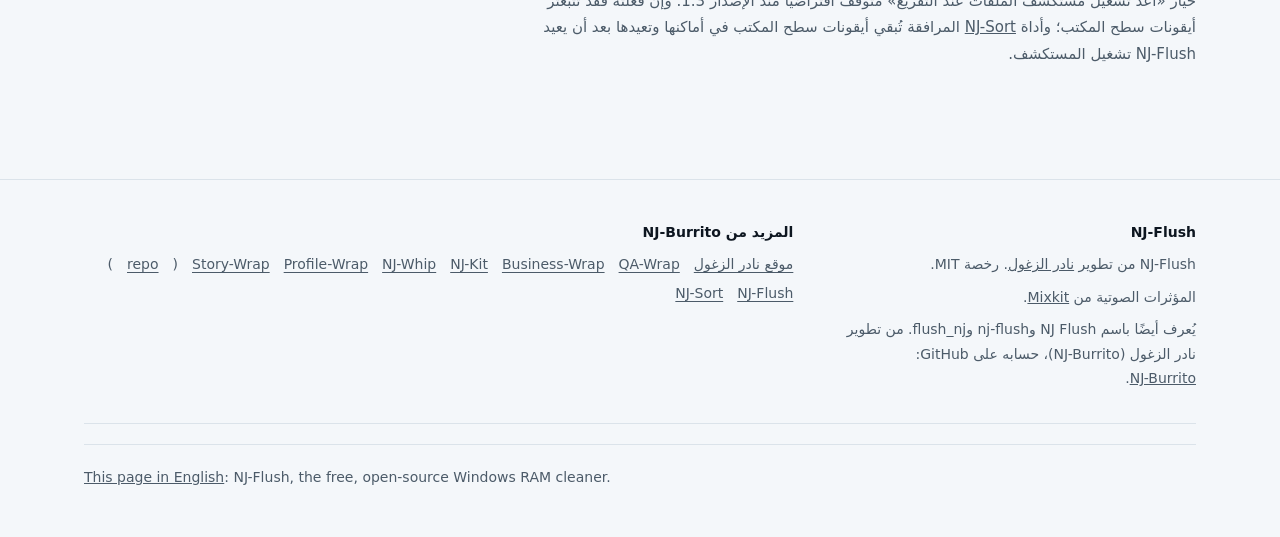
<file: docs/ar/index.html>
<!doctype html>
<html lang="ar" dir="rtl">
<head>
<meta charset="utf-8">
<meta name="viewport" content="width=device-width, initial-scale=1">
<title>NJ-Flush: أداة مجانية لتفريغ ذاكرة RAM في Windows 11 بملف واحد</title>
<meta name="description" content="أداة مجانية مفتوحة المصدر لتنظيف ذاكرة RAM (الرام) في Windows 10 و11: فرّغ الذاكرة وهدّئ المعالج وأعد تشغيل بطاقة الرسوميات، مع تفريغ تراه أمامك. ملف واحد دون مثبّت.">
<meta name="keywords" content="تنظيف الرام، تفريغ ذاكرة RAM، تفريغ الذاكرة في ويندوز 11، تنظيف ذاكرة الكمبيوتر، أداة مجانية، NJ-Flush">
<meta name="robots" content="index, follow, max-image-preview:large">
<meta name="theme-color" content="#0a0f17">
<meta name="author" content="Nader Alzghoul (NJ-Burrito)">
<link rel="canonical" href="https://nj-burrito.github.io/NJ-Flush/ar/">
<link rel="alternate" hreflang="en" href="https://nj-burrito.github.io/NJ-Flush/">
<link rel="alternate" hreflang="ar" href="https://nj-burrito.github.io/NJ-Flush/ar/">
<link rel="alternate" hreflang="x-default" href="https://nj-burrito.github.io/NJ-Flush/">
<meta property="og:type" content="website">
<meta property="og:site_name" content="NJ-Burrito">
<meta property="og:title" content="NJ-Flush: أداة مجانية لتفريغ ذاكرة RAM في Windows 11 بملف واحد">
<meta property="og:description" content="أداة مجانية مفتوحة المصدر لتنظيف ذاكرة RAM (الرام) في Windows 10 و11: فرّغ الذاكرة وهدّئ المعالج وأعد تشغيل بطاقة الرسوميات، مع تفريغ تراه أمامك. ملف واحد دون مثبّت.">
<meta property="og:url" content="https://nj-burrito.github.io/NJ-Flush/ar/">
<meta property="og:image" content="https://nj-burrito.github.io/NJ-Flush/og-image.png">
<meta property="og:image:type" content="image/png">
<meta property="og:image:width" content="1200">
<meta property="og:image:height" content="630">
<meta property="og:image:secure_url" content="https://nj-burrito.github.io/NJ-Flush/og-image.png">
<meta property="og:image:alt" content="NJ-Flush، أداة مجانية لتفريغ ذاكرة RAM في Windows: مرحاض بمياه زرقاء نظيفة وعلامة صح وكلمة Flushed">
<meta property="og:locale" content="ar_JO">
<meta property="og:locale:alternate" content="en_US">
<meta name="twitter:card" content="summary_large_image">
<meta name="twitter:title" content="NJ-Flush: أداة مجانية لتفريغ ذاكرة RAM في Windows 11 بملف واحد">
<meta name="twitter:description" content="أداة مجانية مفتوحة المصدر لتنظيف ذاكرة RAM (الرام) في Windows 10 و11: فرّغ الذاكرة وهدّئ المعالج وأعد تشغيل بطاقة الرسوميات، مع تفريغ تراه أمامك. ملف واحد دون مثبّت.">
<meta name="twitter:image" content="https://nj-burrito.github.io/NJ-Flush/og-image.png">
<meta name="twitter:image:alt" content="NJ-Flush، أداة مجانية لتفريغ ذاكرة RAM في Windows: مرحاض بمياه زرقاء نظيفة وعلامة صح وكلمة Flushed">
<script type="application/ld+json">
{
 "@context": "https://schema.org",
 "@graph": [
  {
   "@type": "SoftwareApplication",
   "@id": "https://nj-burrito.github.io/NJ-Flush/#app",
   "name": "NJ-Flush",
   "alternateName": [
    "NJ Flush",
    "nj-flush",
    "nj_flush",
    "NJ_Flush",
    "NJFlush",
    "نج فلش"
   ],
   "description": "أداة مجانية مفتوحة المصدر لتنظيف ذاكرة RAM (الرام) في Windows 10 و11: فرّغ الذاكرة وهدّئ المعالج وأعد تشغيل بطاقة الرسوميات، مع تفريغ تراه أمامك. ملف واحد دون مثبّت.",
   "url": "https://nj-burrito.github.io/NJ-Flush/ar/",
   "downloadUrl": "https://github.com/NJ-Burrito/NJ-Flush/releases/latest",
   "codeRepository": "https://github.com/NJ-Burrito/NJ-Flush",
   "softwareVersion": "1.3.0",
   "applicationCategory": "UtilitiesApplication",
   "operatingSystem": "Windows 10, Windows 11",
   "image": [
    "https://nj-burrito.github.io/NJ-Flush/og-image.png",
    "https://nj-burrito.github.io/NJ-Flush/logo-1024.png"
   ],
   "screenshot": "https://nj-burrito.github.io/NJ-Flush/shots/panel-ram.png",
   "featureList": [
    "أربعة أنواع من التفريغ: ذاكرة RAM والمعالج وبطاقة الرسوميات والكل، لكلٍّ رسم متحرك بأربع صيغ",
    "تفريغ لطيف لذاكرة RAM لا يفعل شيئًا تحت 75% من الذاكرة المستخدمة",
    "التفريغ العميق يفرّغ مجموعات العمل كلها ويكتب الصفحات المعدّلة ويفرّغ قائمة الاستعداد",
    "لوحة تشبه مدير المهام بصفحات ذاكرة RAM والمعالج وبطاقة الرسوميات وحارس الكفاءة والإعدادات",
    "حارس الكفاءة يُبقي المتصفحات والتطبيقات المختارة خارج وضع الكفاءة في Windows 11",
    "ودجت قابل للسحب بأشرطة ذاكرة RAM والمعالج وذاكرة الرسوميات، وأيقونة في الأيقونات المخفية",
    "اختصارات لوحة مفاتيح قابلة للتغيير",
    "واجهة عربية كاملة من اليمين إلى اليسار",
    "تحديث ذاتي مع التحقق من SHA-256"
   ],
   "license": "https://opensource.org/licenses/MIT",
   "isAccessibleForFree": true,
   "offers": {
    "@type": "Offer",
    "price": "0",
    "priceCurrency": "USD"
   },
   "author": {
    "@id": "https://nj-burrito.github.io/#person"
   },
   "inLanguage": "ar"
  },
  {
   "@type": "VideoObject",
   "@id": "https://nj-burrito.github.io/NJ-Flush/ar/#hero-video",
   "name": "مقطع NJ-Flush: تفريغ ذاكرة RAM المسدودة ثم صفاء المياه",
   "description": "مرحاض مملوء بمياه حمراء تُفتح سدّته ثلاث مرات ثم تنفجر وتنصرف المياه عبر ألوان المستويات الأربعة حتى تصفو زرقاء. ذاكرة RAM ممتلئة. نقرة مزدوجة واحدة. تم التفريغ.",
   "thumbnailUrl": "https://nj-burrito.github.io/NJ-Flush/hero-poster.jpg",
   "contentUrl": "https://nj-burrito.github.io/NJ-Flush/hero.mp4",
   "uploadDate": "2026-11-27",
   "encodingFormat": "video/mp4",
   "inLanguage": "ar"
  },
  {
   "@type": "Person",
   "@id": "https://nj-burrito.github.io/#person",
   "name": "Nader Alzghoul",
   "alternateName": [
    "نادر الزغول",
    "NJ-Burrito",
    "NJ Burrito",
    "NJBurrito",
    "NJ"
   ],
   "jobTitle": "QA Automation Engineer",
   "address": {
    "@type": "PostalAddress",
    "addressLocality": "Amman",
    "addressCountry": "JO"
   },
   "url": "https://nj-burrito.github.io/",
   "sameAs": [
    "https://github.com/NJ-Burrito",
    "https://nj-burrito.github.io/",
    "https://nj-burrito.github.io/QA-Wrap/",
    "https://nj-burrito.github.io/Business-Wrap/",
    "https://nj-burrito.github.io/NJ-Kit/",
    "https://nj-burrito.github.io/NJ-Whip/",
    "https://nj-burrito.github.io/Profile-Wrap/",
    "https://nj-burrito.github.io/story-wrap/",
    "https://github.com/NJ-Burrito/Story-Wrap",
    "https://nj-burrito.github.io/NJ-Flush/",
    "https://nj-burrito.github.io/NJ-Sort/"
   ]
  }
 ]
}
</script>
<link rel="icon" href="../logo.png">
<script>document.documentElement.classList.add("js")</script>
<link rel="stylesheet" href="../site.css">
</head>
<body>
<header class="wrap">
  <nav>
    <a class="brand" href="#"><img src="../logo.png" alt="شعار NJ-Flush" width="32" height="32">NJ-Flush</a>
    <div class="nav-links">
      <a href="#flushes">التفريغ</a><a href="#panel">اللوحة</a><a href="#guard">حارس الكفاءة</a><a href="#widget">الودجت</a>
      <a class="lang" href="../" hreflang="en" lang="en">English</a>
      <a class="btn btn-primary" href="https://github.com/NJ-Burrito/NJ-Flush/releases/latest"><svg class="ico" viewBox="0 0 20 20" width="18" height="18" fill="none" stroke="currentColor" stroke-width="1.8" stroke-linecap="round" stroke-linejoin="round" aria-hidden="true"><path d="M10 3v10m0 0-4-4m4 4 4-4M4 17h12"/></svg>تنزيل</a>
    </div>
  </nav>
</header>

<main>
  <section class="wrap hero">
    <div>
      <h1><span class="kicker"><bdi dir="ltr">NJ-Flush 1.3</bdi>، الأداة المجانية لتفريغ ذاكرة <bdi dir="ltr">RAM</bdi> في <bdi dir="ltr">Windows</bdi></span>جهازك مسدود. <em>فرّغه.</em></h1>
      <p class="lede">يفرّغ ذاكرة <bdi dir="ltr">RAM</bdi>، ويهدّئ المعالج، ويعيد تشغيل بطاقة الرسوميات، كلٌّ بزر واحد أو اختصار واحد، ويجعل مشاهدة العمل ممتعة.</p>
      <div class="ctas">
        <a class="btn btn-primary" href="https://github.com/NJ-Burrito/NJ-Flush/releases/latest"><svg class="ico" viewBox="0 0 20 20" width="18" height="18" fill="none" stroke="currentColor" stroke-width="1.8" stroke-linecap="round" stroke-linejoin="round" aria-hidden="true"><path d="M10 3v10m0 0-4-4m4 4 4-4M4 17h12"/></svg><span>تنزيل <bdi dir="ltr">NJ-Flush.exe</bdi> لنظام <bdi dir="ltr">Windows 10</bdi> أو <bdi dir="ltr">11</bdi></span></a>
        <a class="btn btn-ghost" href="https://github.com/NJ-Burrito/NJ-Flush">المصدر</a>
      </div>
      <p class="proof">مجاني ومفتوح المصدر برخصة <bdi dir="ltr">MIT</bdi>، ملف واحد دون مثبّت. غير موقّع رقميًا بعد، وتجد ملاحظة <bdi dir="ltr">SmartScreen</bdi> أدناه.</p>
    </div>
    <div class="stage">
      <video id="hero-video" width="1080" height="1080" poster="../hero-poster.jpg" autoplay muted loop playsinline preload="auto" aria-label="مرحاض مملوء بمياه حمراء تُفتح سدّته ثم تنفجر وتنصرف المياه عبر ألوان المستويات الأربعة حتى تصفو زرقاء. ذاكرة RAM ممتلئة. نقرة مزدوجة واحدة. تم التفريغ.">
        <source src="../hero.mp4" type="video/mp4">
        <source src="../hero.webm" type="video/webm">
      </video>
      <img class="still" src="../hero-poster.jpg" alt="مرحاض نظيف بمياه زرقاء وعلامة صح وكلمة Flushed. عادت الذاكرة إلى Windows." width="1080" height="1080" loading="lazy" decoding="async">
    </div>
  </section>

  <section class="wrap" id="flushes">
    <div class="eyebrow reveal">التفريغ</div>
    <h2 class="reveal">أربعة أنواع من التفريغ، ولكلٍّ رسمه المتحرك.</h2>
    <p class="sub reveal">لكل نوع مشهده وصوته على الشاشة، بأربع صيغ تناسب حجم المشكلة.</p>
    <div class="flushes">
      <article class="flush reveal" style="--c:var(--c-ram)">
        <figure><video class="clip" width="360" height="360" poster="../clips/ram.jpg" muted loop playsinline preload="none" aria-label="تفريغ ذاكرة RAM: مرحاض تنصرف مياهه.">
          <source src="../clips/ram.mp4" type="video/mp4"><source src="../clips/ram.webm" type="video/webm"></video></figure>
        <h3><span>ذاكرة <bdi dir="ltr">RAM</bdi></span><span class="scene">مرحاض</span></h3>
        <p>يقلّص التطبيقات الخاملة في الخلفية، ويتخلص من التخزين المؤقت منخفض الأولوية، ويوقف العمليات المساعدة المتبقية. وكلما امتلأت الذاكرة اشتد التفريغ.</p>
        <div class="chips"><span class="chip">خفيف</span><span class="chip">متوسط</span><span class="chip">ثقيل</span><span class="chip">مسدود</span></div>
        <p class="why">تُختار الصيغة بحسب نسبة ذاكرة <bdi dir="ltr">RAM</bdi> المستخدمة.</p>
        <p class="keys">الاختصار: <span class="ltr"><kbd>Ctrl</kbd> <kbd>Alt</kbd> <kbd>R</kbd></span></p>
      </article>
      <article class="flush reveal" style="--c:var(--c-cpu)">
        <figure><video class="clip" width="360" height="360" poster="../clips/cpu.jpg" muted loop playsinline preload="none" aria-label="تهدئة المعالج: مروحة شفط تسحب البخار الساخن.">
          <source src="../clips/cpu.mp4" type="video/mp4"><source src="../clips/cpu.webm" type="video/webm"></video></figure>
        <h3><span>المعالج</span><span class="scene">مروحة شفط</span></h3>
        <p>يضع في وضع الكفاءة التطبيقات التي شغلت نواة كاملة من المعالج لدقيقة كاملة، ولا يمسّ التطبيق الذي تستخدمه. وزر «استعادة» يلغي ذلك.</p>
        <div class="chips"><span class="chip">نسمة</span><span class="chip">تهوية</span><span class="chip">سخونة زائدة</span><span class="chip">انصهار</span></div>
        <p class="why">تُختار الصيغة بحسب حمل المعالج أو عدد التطبيقات المشغولة.</p>
        <p class="keys">الاختصار: <span class="ltr"><kbd>Ctrl</kbd> <kbd>Alt</kbd> <kbd>C</kbd></span></p>
      </article>
      <article class="flush reveal" style="--c:var(--c-gpu)">
        <figure><video class="clip" width="360" height="360" poster="../clips/gpu.jpg" muted loop playsinline preload="none" aria-label="إعادة تشغيل بطاقة الرسوميات: مرآة يغطيها البخار ثم تُمسح.">
          <source src="../clips/gpu.mp4" type="video/mp4"><source src="../clips/gpu.webm" type="video/webm"></video></figure>
        <h3><span>بطاقة الرسوميات</span><span class="scene">مرآة</span></h3>
        <p>يعيد تشغيل بطاقة الرسوميات. تبقى الشاشة سوداء لبضع ثوانٍ، وقد تُغلق التطبيقات التي تستخدم <bdi dir="ltr">CUDA</bdi>.</p>
        <div class="chips"><span class="chip">بقعة</span><span class="chip">بخار</span><span class="chip">ضباب</span><span class="chip">تجمّد</span></div>
        <p class="why">تُختار الصيغة بحسب ذاكرة الرسوميات المستخدمة.</p>
        <p class="keys">الاختصار: <span class="ltr"><kbd>Ctrl</kbd> <kbd>Alt</kbd> <kbd>G</kbd></span></p>
      </article>
      <article class="flush reveal" style="--c:var(--c-all)">
        <figure><video class="clip" width="360" height="360" poster="../clips/all.jpg" muted loop playsinline preload="none" aria-label="تفريغ الكل: دش فوق ذاكرة RAM والمعالج وبطاقة الرسوميات.">
          <source src="../clips/all.mp4" type="video/mp4"><source src="../clips/all.webm" type="video/webm"></video></figure>
        <h3><span>الكل</span><span class="scene">دش</span></h3>
        <p>بطاقة الرسوميات عند الحاجة، ثم المعالج، ثم ذاكرة <bdi dir="ltr">RAM</bdi>. وتظهر علامة صغيرة عند انتهاء كل جزء.</p>
        <div class="chips"><span class="chip">شطف</span><span class="chip">دش</span><span class="chip">فرك</span><span class="chip">فيضان</span></div>
        <p class="why">تُختار الصيغة بحسب أسوأ الأجزاء الثلاثة.</p>
        <p class="keys">الاختصار: <span class="ltr"><kbd>Ctrl</kbd> <kbd>Alt</kbd> <kbd>F</kbd></span></p>
      </article>
    </div>
    <div class="tiersbox">
      <h3 class="reveal">ذاكرة <bdi dir="ltr">RAM</bdi>: كلما امتلأت اشتد التفريغ.</h3>
      <p class="sub reveal">يُختار مشهد ذاكرة <bdi dir="ltr">RAM</bdi> بحسب نسبة الذاكرة المستخدمة وقت التفريغ.</p>
      <div class="gauge" aria-hidden="true">
        <div class="bar"><span></span><span></span><span></span><span></span><span></span></div>
        <div class="scale"><span>0%</span><span>75%</span><span></span><span>90%</span><span>96%</span></div>
      </div>
      <div class="tierrow"><div class="tier reveal" style="--c:var(--t1)"><div class="range">أقل من <bdi dir="ltr">80%</bdi></div><h4>تفريغ خفيف</h4><p>ضغطة واحدة وتصريف نصف المياه.</p></div><div class="tier reveal" style="--c:var(--t2)"><div class="range">من <bdi dir="ltr">80</bdi> إلى <bdi dir="ltr">89%</bdi></div><h4>تفريغ متوسط</h4><p>دوامة كاملة تنزل بالمياه كلها.</p></div><div class="tier reveal" style="--c:var(--t3)"><div class="range">من <bdi dir="ltr">90</bdi> إلى <bdi dir="ltr">95%</bdi></div><h4>تفريغ ثقيل</h4><p>مياه معكّرة وضغطتان، ويهتز الحوض وتتناثر المياه.</p></div><div class="tier reveal" style="--c:var(--t4)"><div class="range"><bdi dir="ltr">96%</bdi> فأكثر</div><h4>مسدود</h4><p>ترتفع المياه وتفشل الضغطة، فيدخل المكبس ثلاث مرات ثم تنفجر السدّة.</p></div></div>
      <p class="fine reveal">تحت <bdi dir="ltr">75%</bdi> من ذاكرة <bdi dir="ltr">RAM</bdi> المستخدمة (الإعدادات، «ابدأ تفريغ ذاكرة <bdi dir="ltr">RAM</bdi> عند») لا يفعل التفريغ شيئًا ويخبرك بذلك.</p>
    </div>
  </section>

  <section class="wrap" id="gentle">
    <div class="eyebrow reveal">لطيف افتراضيًا</div>
    <h2 class="reveal">يفرّغ التخزين المؤقت لذاكرة <bdi dir="ltr">RAM</bdi> بلطف.</h2>
    <p class="sub reveal">كان الإصدار <bdi dir="ltr">1.2</bdi> يفرّغ ذاكرة كل التطبيقات دفعة واحدة، وعلى الأجهزة ذات القرص البطيء تحوّل ذلك إلى تجمّد. أما تفريغ ذاكرة <bdi dir="ltr">RAM</bdi> في الإصدار <bdi dir="ltr">1.3</bdi> فلطيف.</p>
    <div class="two">
      <div class="facts"><div class="fact reveal"><h3>لا يفعل شيئًا تحت <bdi dir="ltr">75%</bdi></h3><p>تحت <bdi dir="ltr">75%</bdi> من ذاكرة <bdi dir="ltr">RAM</bdi> المستخدمة لا يفعل التفريغ شيئًا ويخبرك بذلك. فالتخزين المؤقت الذي كان سيتخلص منه هو ذاكرة حرة أصلًا، والتخلص منه يُبطئ الدقائق التالية. ويمكنك تغيير هذه النسبة من الإعدادات.</p></div><div class="fact reveal"><h3>يقلّص تطبيقًا بعد تطبيق</h3><p>تُقلَّص التطبيقات الخاملة في الخلفية واحدًا بعد الآخر (أقل من <bdi dir="ltr">2%</bdi> من نواة، و<bdi dir="ltr">64 MB</bdi> أو أكثر، ولا يشمل التطبيق الأمامي ولا المستكشف ولا عمليات <bdi dir="ltr">Windows</bdi> نفسها)، ثم يُسقَط التخزين المؤقت منخفض الأولوية.</p></div><div class="fact reveal"><h3>التفريغ العميق عند الطلب</h3><p>ما زال تفريغ الإصدار <bdi dir="ltr">1.2</bdi> في صفحة ذاكرة <bdi dir="ltr">RAM</bdi> باسم «تفريغ عميق». يفرّغ مجموعات العمل كلها، ويكتب الصفحات المعدّلة على القرص، ويفرّغ قائمة الاستعداد (<bdi dir="ltr">standby</bdi>) كاملة. يُبطئ الجهاز لدقائق بعده، فاستخدمه نادرًا.</p></div></div>
      <div class="reveal">
        <table class="ab">
          <caption>الجهاز نفسه والتطبيقات المفتوحة نفسها، بعد <bdi dir="ltr">60</bdi> ثانية من التفريغ.</caption>
          <thead><tr><th scope="col"></th><th scope="col">تفريغ <bdi dir="ltr">1.2.5</bdi></th><th scope="col">تفريغ <bdi dir="ltr">1.3</bdi></th></tr></thead>
          <tbody><tr><td>الصفحات المقروءة من القرص في الثانية (الوسيط)</td><td><bdi dir="ltr">4,130</bdi></td><td><bdi dir="ltr">139</bdi></td></tr><tr><td>الصفحات المقروءة من القرص في الثانية (الذروة)</td><td><bdi dir="ltr">50,623</bdi></td><td><bdi dir="ltr">3,993</bdi></td></tr><tr><td>العودة إلى المستوى المعتاد (وسيطه <bdi dir="ltr">247</bdi>)</td><td>لم تعد خلال <bdi dir="ltr">60</bdi> ثانية</td><td>فورًا</td></tr><tr><td>قائمة الصفحات المعدّلة (الذروة)</td><td><bdi dir="ltr">4,474 MB</bdi></td><td><bdi dir="ltr">948 MB</bdi></td></tr><tr><td>طابور القرص الصلب البطيء (الذروة)</td><td><bdi dir="ltr">5</bdi></td><td><bdi dir="ltr">1</bdi></td></tr><tr><td>إنهاء مستكشف الملفات (حدث <bdi dir="ltr">Winlogon</bdi> رقم <bdi dir="ltr">1002</bdi>)</td><td>نعم</td><td>لا</td></tr><tr><td>أبطأ تشغيل لبرنامج <bdi dir="ltr">Notepad</bdi></td><td><bdi dir="ltr">296 ms</bdi></td><td><bdi dir="ltr">276 ms</bdi></td></tr></tbody>
        </table>
        <p class="fine">جهاز واحد وتشغيل واحد لكل إصدار، فهي مقارنة بين الأحمال وليست إعادة لحالة التجمّد. وقد سبق تشغيل <bdi dir="ltr">1.2.5</bdi> تفريغٌ آخر أفرغ جزءًا من التخزين المؤقت، وشُغّل تفريغ <bdi dir="ltr">1.3</bdi> بالقوة عند <bdi dir="ltr">32%</bdi> من الذاكرة؛ وفي الاستخدام العادي لا يفعل <bdi dir="ltr">1.3</bdi> شيئًا تحت <bdi dir="ltr">75%</bdi>. وبقي كل تشغيل لبرنامج <bdi dir="ltr">Notepad</bdi> دون <bdi dir="ltr">1.5</bdi> ثانية في الحالتين. <a href="https://github.com/NJ-Burrito/NJ-Flush/blob/main/design/ab-2026-11-27.md">الملاحظات الكاملة (بالإنجليزية)</a>.</p>
      </div>
    </div>
  </section>

  <section class="wrap" id="panel">
    <div class="eyebrow reveal">اللوحة</div>
    <h2 class="reveal">لوحة تعمل كمدير المهام.</h2>
    <p class="sub reveal">انقر مرتين على <bdi dir="ltr">NJ-Flush.exe</bdi> أو على الودجت أو على الأيقونة المخفية، أو اضغط <span class="ltr"><kbd>Ctrl</kbd> <kbd>Alt</kbd> <kbd>P</kbd></span>. بطاقة لكل جزء على الجانب، والصفحة المختارة بجوارها، والإعدادات في الأسفل.</p>
    
    <div class="shots">
      <div class="shot" id="shot-ram" >
        <div class="frame"><img src="../shots/panel-ar-ram.png" width="984" height="701" alt="صفحة ذاكرة RAM في لوحة NJ-Flush بالعربية: رسم بياني لآخر 60 ثانية، وشريط توزيع الذاكرة، وزرّا تفريغ ذاكرة RAM وتفريغ عميق." loading="lazy" decoding="async"></div>
        <p class="cap">ذاكرة <bdi dir="ltr">RAM</bdi>: رسم بياني لآخر <bdi dir="ltr">60</bdi> ثانية، والتطبيقات الأكثر استخدامًا للذاكرة، وتوزيع الذاكرة، وزرّا «تفريغ ذاكرة <bdi dir="ltr">RAM</bdi>» و«تفريغ عميق».</p>
      </div>
    </div>
    <div class="bullets reveal"><p><strong>المعالج وبطاقة الرسوميات</strong>لكل منهما صفحته: الحمل، والتطبيقات الأكثر استخدامًا، وزر «تهدئة» أو «استعادة» لكل تطبيق في صفحة المعالج.</p><p><strong>تفريغ الكل في كل صفحة</strong>يبقى زر «تفريغ الكل» واختصاره في الشريط السفلي مهما كانت الصفحة.</p><p><strong>لا شيء يتحرك تحت مؤشرك</strong>لا تتجدد القوائم تحت المؤشر، فلا ينتقل الزر من مكانه وأنت تصوّب عليه.</p></div>
  </section>

  <section class="wrap" id="guard">
    <div class="split">
      <div class="copy">
        <div class="eyebrow guard-h reveal">حارس الكفاءة</div>
        <h2 class="reveal">يُبقي متصفحك سريعًا حين تعود إليه.</h2>
        <p class="reveal">يضع <bdi dir="ltr">Windows 11</bdi> التطبيقات التي يظنها في الخلفية في وضع الكفاءة: أقل أولوية ونوى بطيئة. عندها تتقطّع المتصفحات والمحررات وتتأخر في التحميل عند العودة إليها.</p>
        <ul class="checks reveal"><li>يُبقي التطبيقات المدرجة في قائمته خارج وضع الكفاءة، ويراجعها كل <bdi dir="ltr">3</bdi> ثوانٍ. والمتصفحات مدرجة افتراضيًا.</li><li>دون صلاحيات المسؤول، ودون خدمة أو برنامج تشغيل، وبأقل استهلاك للمعالج.</li><li>تعرض صفحة «حارس الكفاءة» ما أبطأه <bdi dir="ltr">Windows</bdi> الآن، وتضيف أي تطبيق بنقرة واحدة.</li><li>يتوقف مؤقتًا حين يعمل الجهاز على البطارية لأن وضع الكفاءة يوفّر الطاقة (إعداد يمكن تغييره).</li></ul>
        <p class="fine">لقطة الشاشة بالواجهة الإنجليزية.</p>
      </div>
      <figure class="reveal"><div class="frame"><img src="../shots/panel-guard.png" width="984" height="701" alt="صفحة حارس الكفاءة في لوحة NJ-Flush: التطبيقات التي وضعها Windows في وضع الكفاءة، ومفتاح لإبقاء كل منها خارجه." loading="lazy" decoding="async"></div></figure>
    </div>
  </section>

  <section class="wrap" id="widget">
    <div class="eyebrow reveal">الودجت</div>
    <h2 class="reveal">ودجت صغير فوق الساعة.</h2>
    <div class="widgets" style="margin-top:32px">
      <div class="copy reveal"><p>يعرض ذاكرة <bdi dir="ltr">RAM</bdi> المستخدمة بشريط بلون التفريغ الذي سيُعرض، وشريطين رفيعين للمعالج وذاكرة الرسوميات (<bdi dir="ltr">VRAM</bdi>). يخفت حتى تمرّر المؤشر عليه، فيعرض عندها الذاكرة الحرة وذاكرة الرسوميات وآخر تفريغ.</p><p>اسحبه إلى أي مكان؛ يبقى فيه بعد إعادة التشغيل والتفريغ. وانقر عليه مرتين لفتح اللوحة.</p><p>وللأداة أيضًا أيقونة في الأيقونات المخفية (السهم ^ بجوار الساعة): النقر الأيسر يفتح اللوحة، والنقر الأيمن يعرض القائمة.</p>
        <div class="demo">
          <label>ذاكرة <bdi dir="ltr">RAM</bdi> المستخدمة <input type="range" id="ram" min="30" max="99" value="74" aria-label="ذاكرة RAM المستخدمة" style="width:min(320px,100%);accent-color:var(--accent)"> <span class="demo-note">أرقام تجريبية وليست مقروءة من جهازك. والودجت الحقيقي:</span></label>
          <div class="taskbar" aria-hidden="true">
            <div class="dots"><i></i><i></i><i></i><i></i></div>
            <div class="widget">
              <div class="wrow"><b id="w-pct">74%</b><small id="w-gb">11.73/15.85 GB</small></div>
              <div class="track"><div class="fill" id="w-fill"></div></div>
              <div class="mini">
                <div><div class="m"><span>CPU</span><span>41%</span></div><div class="track"><div class="fill" style="width:41%;background:#a78bfa"></div></div></div>
                <div><div class="m"><span>VRAM</span><span>26%</span></div><div class="track"><div class="fill" style="width:26%;background:#4ade80"></div></div></div>
              </div>
            </div>
          </div>
          <img class="realwidget" src="../shots/widget-ar.png" width="448" height="144" alt="ودجت NJ-Flush في وضع العربية: ذاكرة RAM المستخدمة بشريط سماوي، وتحتها شريطان رفيعان للمعالج وذاكرة الرسوميات." loading="lazy" decoding="async">
        </div>
      </div>
      <div class="reveal">
        <h3 style="font-size:20px">الاختصارات، ويمكنك تغييرها</h3>
        <table class="keytable"><tr><th scope='row'>تفريغ الكل</th><td><span class="ltr"><kbd>Ctrl</kbd> <kbd>Alt</kbd> <kbd>F</kbd></span></td></tr><tr><th scope='row'>تفريغ ذاكرة <bdi dir="ltr">RAM</bdi></th><td><span class="ltr"><kbd>Ctrl</kbd> <kbd>Alt</kbd> <kbd>R</kbd></span></td></tr><tr><th scope='row'>تهدئة المعالج</th><td><span class="ltr"><kbd>Ctrl</kbd> <kbd>Alt</kbd> <kbd>C</kbd></span></td></tr><tr><th scope='row'>إعادة تشغيل بطاقة الرسوميات</th><td><span class="ltr"><kbd>Ctrl</kbd> <kbd>Alt</kbd> <kbd>G</kbd></span></td></tr><tr><th scope='row'>فتح اللوحة</th><td><span class="ltr"><kbd>Ctrl</kbd> <kbd>Alt</kbd> <kbd>P</kbd></span></td></tr></table>
        <p class="fine">انقر على الاختصار في الإعدادات ثم اضغط المفاتيح الجديدة؛ ويحذفه الزر ×. ويظهر الاختصار الذي يستخدمه تطبيق آخر باللون الأحمر.</p>
      </div>
    </div>
  </section>

  <section class="wrap" id="arabic">
    <div class="eyebrow reveal">العربية</div>
    <h2 class="reveal">التطبيق كله بالعربية.</h2>
    <p class="sub reveal">اللوحة والودجت والقوائم والرسائل كلها تُقرأ من اليمين إلى اليسار. واختر من الإعدادات، «اللغة»: <bdi dir="ltr">English</bdi> أو العربية أو تلقائي، وهو يتبع لغة العرض في <bdi dir="ltr">Windows</bdi>.</p>
    
    <div class="pair"><figure class="reveal"><div class="frame"><img src="../shots/panel-ar-settings.png" width="984" height="701" alt="صفحة الإعدادات في لوحة NJ-Flush بالعربية." loading="lazy" decoding="async"></div><figcaption>الإعدادات، بالعربية.</figcaption></figure><figure class="reveal"><div class="frame"><img src="../shots/widget-ar.png" width="448" height="144" alt="ودجت NJ-Flush في وضع العربية." loading="lazy" decoding="async"></div><figcaption>الودجت.</figcaption></figure></div>
  </section>

  <section class="wrap" id="download">
    <div class="eyebrow reveal">التنزيل</div>
    <h2 class="reveal">تنزيل واحد وموافقة مسؤول واحدة.</h2>
    <div class="steps"><div class="step reveal"><b>1</b><div><h3>نزّل</h3><p>احصل على <code>NJ-Flush.exe</code> من أحدث إصدار. ملف واحد دون مثبّت.</p></div></div><div class="step reveal"><b>2</b><div><h3>وافق مرة واحدة</h3><p>يطلب التشغيل الأول موافقة المسؤول مرة واحدة. ينسخ <bdi dir="ltr">NJ-Flush</bdi> نفسه إلى <code>%LOCALAPPDATA%\NJ-Flush</code> ويسجّل مهمة مجدولة تعمل بالصلاحيات التي يحتاجها التفريغ.</p></div></div><div class="step reveal"><b>3</b><div><h3>افتح اللوحة</h3><p>بعدها تفتح النقرة المزدوجة اللوحة، ويعمل كل تفريغ دون أي رسالة.</p></div></div></div>
    <div class="callout reveal">
      <strong>قد يظهر تحذير <bdi dir="ltr">SmartScreen</bdi> عند أول تشغيل</strong>
      <p>الملف غير موقّع رقميًا بعد. اختر «مزيد من المعلومات» ثم «تشغيل على أي حال».</p>
    </div>
    <p class="dl reveal"><a class="btn btn-primary" href="https://github.com/NJ-Burrito/NJ-Flush/releases/latest"><svg class="ico" viewBox="0 0 20 20" width="18" height="18" fill="none" stroke="currentColor" stroke-width="1.8" stroke-linecap="round" stroke-linejoin="round" aria-hidden="true"><path d="M10 3v10m0 0-4-4m4 4 4-4M4 17h12"/></svg><span>تنزيل <bdi dir="ltr">NJ-Flush.exe</bdi> لنظام <bdi dir="ltr">Windows 10</bdi> أو <bdi dir="ltr">11</bdi></span></a></p>
    <p class="note reveal">يعمل على <bdi dir="ltr">Windows 10</bdi> و<bdi dir="ltr">11</bdi>. يخبرك <bdi dir="ltr">NJ-Flush</bdi> حين يصدر إصدار جديد ويحدّث نفسه بنقرة واحدة بعد التحقق من <bdi dir="ltr">SHA-256</bdi>. ويمكنك إزالته في أي وقت من قائمة الودجت.</p><p class="note reveal">حدود التفريغ: الذاكرة التي تحجزها برامج التشغيل والمشرف الافتراضي (<bdi dir="ltr">Hypervisor</bdi>) وتكامل الذاكرة وجداول الصفحات لا يصل إليها أي تفريغ. ويعرض لك «توزيع ذاكرة <bdi dir="ltr">RAM</bdi>» مقدارها.</p><p class="note reveal">خيار «أعد تشغيل مستكشف الملفات عند التفريغ» متوقف افتراضيًا منذ الإصدار <bdi dir="ltr">1.3</bdi>. وإن فعّلته فقد تتبعثر أيقونات سطح المكتب؛ وأداة <a href="https://nj-burrito.github.io/NJ-Sort/"><bdi dir="ltr">NJ-Sort</bdi></a> المرافقة تُبقي أيقونات سطح المكتب في أماكنها وتعيدها بعد أن يعيد <bdi dir="ltr">NJ-Flush</bdi> تشغيل المستكشف.</p>
  </section>
</main>

<footer>
  <div class="wrap">
    <div class="col">
      <h4>NJ-Flush</h4>
      <span><bdi dir="ltr">NJ-Flush</bdi> من تطوير <a href="https://nj-burrito.github.io/">نادر الزغول</a>. رخصة <bdi dir="ltr">MIT</bdi>.</span>
      <span>المؤثرات الصوتية من <a href="https://mixkit.co"><bdi dir="ltr">Mixkit</bdi></a>.</span>
      <span>يُعرف أيضًا باسم <bdi dir="ltr">NJ Flush</bdi> و<bdi dir="ltr">nj-flush</bdi> و<bdi dir="ltr">nj</bdi>_<bdi dir="ltr">flush</bdi>. من تطوير نادر الزغول (<bdi dir="ltr">NJ-Burrito</bdi>)، حسابه على <bdi dir="ltr">GitHub</bdi>: <a href="https://github.com/NJ-Burrito"><bdi dir="ltr">NJ-Burrito</bdi></a>.</span>
    </div>
    <div class="col">
      <h4>المزيد من <bdi dir="ltr">NJ-Burrito</bdi></h4>
      <div class="more"><a href="https://nj-burrito.github.io/">موقع نادر الزغول</a> <a href="https://nj-burrito.github.io/QA-Wrap/">QA-Wrap</a> <a href="https://nj-burrito.github.io/Business-Wrap/">Business-Wrap</a> <a href="https://nj-burrito.github.io/NJ-Kit/">NJ-Kit</a> <a href="https://nj-burrito.github.io/NJ-Whip/">NJ-Whip</a> <a href="https://nj-burrito.github.io/Profile-Wrap/">Profile-Wrap</a> <a href="https://nj-burrito.github.io/story-wrap/">Story-Wrap</a> (<a href="https://github.com/NJ-Burrito/Story-Wrap">repo</a>) <a href="https://nj-burrito.github.io/NJ-Flush/">NJ-Flush</a> <a href="https://nj-burrito.github.io/NJ-Sort/">NJ-Sort</a></div>
    </div>
    <div class="alt"><p class="alt" lang="en" dir="ltr"><a href="../" hreflang="en">This page in English</a>: NJ-Flush, the free, open-source Windows RAM cleaner.</p></div>
  </div>
</footer>
<script src="../site.js" defer></script>
</body>
</html>
</file>
<file: docs/site.css>
/* NJ-Flush site, shared by the English page and /ar/. Dark-tech with porcelain and cyan from the app's own art.
   Font: Thmanyah Sans when the visitor has it installed (never web-served: its licence forbids that), else the system UI face.
   Logical properties throughout, so the Arabic page (dir=rtl) mirrors without a second stylesheet.
   Motion: UI transitions at or under 300 ms (NJ-Kit L9), one motion at a time, all of it off under prefers-reduced-motion. */
:root {
  --bg: #0a0f17; --bg-2: #0f1723; --line: #1c2735; --text: #e6edf3; --muted: #9aa8b6;
  --accent: #22d3ee; --accent-ink: #062a33; --porcelain: #f1f5f9;
  --t1: #22d3ee; --t2: #facc15; --t3: #fb923c; --t4: #f87171;
  --c-ram: #22d3ee; --c-cpu: #a78bfa; --c-gpu: #4ade80; --c-all: #e2e8f0; --c-guard: #60a5fa;
  --r: 14px; --ease: cubic-bezier(.16, 1, .3, 1);
}
@media (prefers-color-scheme: light) {
  :root { --bg: #f4f7fa; --bg-2: #ffffff; --line: #dbe3ea; --text: #0d1620; --muted: #4c5b69; --accent: #0e7490; --accent-ink: #ffffff;
          --c-ram: #0e7490; --c-cpu: #6d4fd8; --c-gpu: #15803d; --c-all: #334155; --c-guard: #1d4ed8; --t1: #0e7490; --t2: #a16207; --t3: #c2410c; --t4: #b91c1c; }
}
* { box-sizing: border-box; margin: 0; }
html { scroll-behavior: smooth; scroll-padding-top: 16px; }
body { background: var(--bg); color: var(--text); font: 16px/1.6 "Thmanyah Sans", "Segoe UI Variable", "Segoe UI", system-ui, sans-serif; -webkit-font-smoothing: antialiased; overflow-x: hidden; }
a { color: inherit; }
code { font: 14px ui-monospace, "Cascadia Mono", Consolas, monospace; }
img, video { max-width: 100%; }
.wrap { max-width: 1160px; margin: 0 auto; padding: 0 24px; }
.ltr { direction: ltr; unicode-bidi: isolate; display: inline-block; }

nav { height: 68px; display: flex; align-items: center; justify-content: space-between; gap: 16px; }
.brand { display: flex; align-items: center; gap: 10px; font-weight: 700; text-decoration: none; letter-spacing: -.01em; }
.brand img { width: 32px; height: 32px; }
.nav-links { display: flex; gap: 22px; align-items: center; font-size: 15px; color: var(--muted); }
.nav-links a { text-decoration: none; transition: color .2s; }
.nav-links a:hover { color: var(--text); }
.nav-links .lang { color: var(--text); border: 1px solid var(--line); border-radius: 8px; padding: 6px 12px; }
.nav-links .lang:hover { background: var(--bg-2); }

.btn { display: inline-flex; align-items: center; gap: 8px; padding: 12px 20px; border-radius: 10px; font-weight: 600; text-decoration: none;
       white-space: nowrap; transition: transform .2s var(--ease), background-color .2s; }
.btn:active { transform: scale(.97); }
.btn-primary { background: var(--accent); color: var(--accent-ink); }
.btn-primary:hover { transform: translateY(-1px); }
.btn-ghost { border: 1px solid var(--line); }
.btn-ghost:hover { background: var(--bg-2); }
.btn .ico { flex: none; }
:focus-visible { outline: 2px solid var(--accent); outline-offset: 3px; }
h1, h2, h3 { text-wrap: balance; }
.lede, .sub, .note, .claim, .flush p, .step p, .fact p { text-wrap: pretty; }

/* hero: the video is the hero */
.hero { display: grid; grid-template-columns: 1fr 1fr; gap: 56px; align-items: center; padding: 40px 24px 72px; min-height: calc(100dvh - 68px); }
h1 { font-size: clamp(40px, 5.4vw, 64px); line-height: 1.06; letter-spacing: -.035em; font-weight: 800; }
h1 em { font-style: normal; color: var(--accent); }
h1 .kicker { display: block; font-size: .3em; letter-spacing: .02em; color: var(--accent); margin-bottom: 12px; font-weight: 700; }
.lede { color: var(--muted); font-size: 19px; max-width: 38ch; margin: 22px 0 28px; }
.ctas { display: flex; gap: 12px; flex-wrap: wrap; }
.ctas .btn-primary { white-space: normal; }
.proof { margin-top: 18px; font-size: 14px; color: var(--muted); }
.stage { position: relative; aspect-ratio: 1; border-radius: 20px; overflow: hidden; background: #0a0f17; border: 1px solid var(--line); }
.stage video, .stage .still { position: absolute; inset: 0; width: 100%; height: 100%; display: block; object-fit: cover; }
.stage .still { display: none; }

section.wrap:not(.hero) { padding-top: 96px; padding-bottom: 40px; }
h2 { font-size: clamp(30px, 3.6vw, 44px); line-height: 1.12; letter-spacing: -.025em; font-weight: 800; max-width: 22ch; }
.sub { color: var(--muted); max-width: 62ch; margin-top: 14px; font-size: 18px; }
.eyebrow { font-size: 13px; font-weight: 700; letter-spacing: .08em; text-transform: uppercase; color: var(--accent); margin-bottom: 10px; }
[dir="rtl"] .eyebrow { letter-spacing: 0; text-transform: none; font-size: 14px; }
[dir="rtl"] h1, [dir="rtl"] h2, [dir="rtl"] h3 { letter-spacing: 0; }
[dir="rtl"] h1 { line-height: 1.25; }
[dir="rtl"] h2 { line-height: 1.3; }
[dir="rtl"] body { line-height: 1.75; }

/* the four flushes */
.flushes { display: grid; grid-template-columns: repeat(4, minmax(0, 1fr)); gap: 24px; margin-top: 48px; }
.flush { --c: var(--accent); display: grid; align-content: start; gap: 12px; }
.flush figure { aspect-ratio: 1; border-radius: var(--r); overflow: hidden; background: #0a0f17; border: 1px solid var(--line); border-block-start: 3px solid var(--c); }
.flush video { width: 100%; height: 100%; display: block; object-fit: cover; }
.flush h3 { font-size: 22px; letter-spacing: -.01em; display: flex; align-items: baseline; justify-content: space-between; gap: 10px; }
.flush h3 .scene { font-size: 13px; font-weight: 600; color: var(--c); }
.flush p { color: var(--muted); font-size: 15px; }
.flush .chips { display: flex; flex-wrap: wrap; gap: 6px; }
.chip { font-size: 12.5px; padding: 2px 10px; border-radius: 999px; border: 1px solid var(--line); color: var(--muted); }
.flush .keys { font-size: 14px; color: var(--muted); }
.flush .why { font-size: 13px; color: var(--muted); }
kbd { font: 600 13px ui-monospace, "Cascadia Mono", Consolas, monospace; padding: 2px 7px; border-radius: 6px; border: 1px solid rgba(255,255,255,.25); background: rgba(255,255,255,.08); direction: ltr; unicode-bidi: isolate; display: inline-block; }
@media (prefers-color-scheme: light) { kbd { border-color: rgba(13,22,32,.28); background: rgba(13,22,32,.06); } }

/* RAM tiers: one gauge, hard colour steps like the hero's drain */
.tiersbox { margin-top: 64px; border-block-start: 1px solid var(--line); padding-block-start: 40px; }
.tiersbox h3 { font-size: 26px; letter-spacing: -.015em; }
.gauge { margin-top: 28px; direction: ltr; }
.bar { height: 14px; border-radius: 999px; display: grid; grid-template-columns: 75fr 5fr 10fr 6fr 4fr; overflow: hidden; gap: 3px; }
.bar span:nth-child(1) { background: var(--muted); opacity: .45; } .bar span:nth-child(2) { background: var(--t1); --i: 0; } .bar span:nth-child(3) { background: var(--t2); --i: 1; }
.bar span:nth-child(4) { background: var(--t3); --i: 2; } .bar span:nth-child(5) { background: var(--t4); --i: 3; }
.js .gauge .bar span { opacity: 0; }
.js .gauge .bar span:nth-child(1) { opacity: .45; }
.js .gauge.in .bar span:nth-child(n+2) { animation: step .01s linear both; animation-delay: calc(var(--i) * 90ms); }
@keyframes step { from { opacity: 0; } to { opacity: 1; } }
.scale { display: grid; grid-template-columns: 75fr 5fr 10fr 6fr 4fr; font-size: 13px; color: var(--muted); margin-top: 8px; font-variant-numeric: tabular-nums; }
.tierrow { display: grid; grid-template-columns: repeat(4, minmax(0, 1fr)); gap: 24px; margin-top: 28px; }
.tier { border-inline-start: 3px solid var(--c); padding-inline-start: 14px; }
.tier .range { font-size: 14px; color: var(--c); font-weight: 700; font-variant-numeric: tabular-nums; }
.tier h4 { font-size: 18px; }
.tier p { color: var(--muted); font-size: 15px; }
.fine { margin-top: 24px; color: var(--muted); font-size: 15px; max-width: 70ch; }

/* gentle flush and the A/B proof */
.two { display: grid; grid-template-columns: minmax(0, 1fr) minmax(0, 1.1fr); gap: 56px; margin-top: 48px; align-items: start; }
.facts { display: grid; gap: 24px; }
.fact h3 { font-size: 20px; letter-spacing: -.01em; color: var(--accent); }
[dir="rtl"] .fact h3 { letter-spacing: 0; }
.fact p { color: var(--muted); margin-top: 4px; }
.ab { width: 100%; border-collapse: collapse; font-size: 15px; font-variant-numeric: tabular-nums; }
.ab caption { text-align: start; color: var(--muted); font-size: 14px; padding-bottom: 10px; }
.ab th, .ab td { padding: 11px 12px; border-block-end: 1px solid var(--line); text-align: end; vertical-align: top; }
.ab th:first-child, .ab td:first-child { text-align: start; padding-inline-start: 0; }
.ab thead th { font-size: 13px; color: var(--muted); font-weight: 700; vertical-align: bottom; }
.ab td:last-child { color: var(--accent); font-weight: 700; }
.ab td:nth-child(2) { color: var(--t4); }
.ab td:first-child { color: var(--text); }

/* panel tabs */
.tabs { margin-top: 40px; display: none; flex-wrap: wrap; gap: 8px; }
.js .tabs { display: flex; }
.tab { font: inherit; font-weight: 600; font-size: 15px; color: var(--muted); background: transparent; border: 1px solid var(--line); border-radius: 999px; padding: 9px 18px; min-height: 44px; cursor: pointer; transition: color .2s, background-color .2s, border-color .2s; }
.tab:hover { color: var(--text); }
.tab[aria-selected="true"] { color: var(--accent-ink); background: var(--c, var(--accent)); border-color: var(--c, var(--accent)); }
.shots { margin-top: 20px; }
.shot { margin: 0; }
.js .shot[hidden] { display: none; }
.js .shot { animation: fade .2s ease-out both; }
@keyframes fade { from { opacity: 0; } to { opacity: 1; } }
.frame { border-radius: var(--r); overflow: hidden; border: 1px solid var(--line); box-shadow: 0 18px 50px rgba(0,0,0,.35); background: #0a0f17; max-width: 984px; }
.frame img { display: block; width: 100%; height: auto; }
.shot .cap { color: var(--muted); font-size: 15px; margin-top: 12px; max-width: 80ch; }
.bullets { margin-top: 28px; display: grid; grid-template-columns: repeat(3, minmax(0, 1fr)); gap: 24px; }
.bullets p { color: var(--muted); font-size: 15px; border-inline-start: 3px solid var(--line); padding-inline-start: 14px; }
.bullets strong { display: block; color: var(--text); font-size: 16px; }

/* guard */
.split { display: grid; grid-template-columns: minmax(0, 1fr) minmax(0, 1.25fr); gap: 56px; margin-top: 8px; align-items: center; }
.split .copy > * + * { margin-top: 16px; }
.split p { color: var(--muted); }
.checks { list-style: none; padding: 0; display: grid; gap: 10px; color: var(--muted); }
.checks li { padding-inline-start: 26px; position: relative; }
.checks li::before { content: ""; position: absolute; inset-inline-start: 0; top: .55em; width: 14px; height: 8px; border-inline-start: 2.5px solid var(--c-guard); border-block-end: 2.5px solid var(--c-guard); transform: rotate(-45deg) translateY(-30%); }
.guard-h { color: var(--c-guard); }

/* widget, a working replica on a taskbar strip */
.demo { margin-top: 20px; display: grid; gap: 14px; }
.demo label { display: flex; flex-wrap: wrap; gap: 6px 16px; align-items: baseline; color: var(--text); font-size: 15px; }
.demo-note { color: var(--muted); font-size: 13px; }
.taskbar { position: relative; height: 150px; border-radius: 10px; background: #101827; border: 1px solid var(--line); overflow: hidden; direction: ltr; }
.taskbar::after { content: ""; position: absolute; left: 0; right: 0; bottom: 0; height: 40px; background: #0b111a; border-top: 1px solid #1c2735; }
.taskbar .dots { position: absolute; left: 50%; bottom: 10px; transform: translateX(-50%); display: flex; gap: 10px; z-index: 1; }
.taskbar .dots i { width: 20px; height: 20px; border-radius: 6px; background: #1f2b3b; }
.widget { position: absolute; right: 14px; bottom: 44px; width: 220px; padding: 9px 12px 10px; border-radius: 9px; background: #111827; color: #fff; font-variant-numeric: tabular-nums;
          box-shadow: 0 6px 18px rgba(0,0,0,.4), inset 0 0 0 1px rgba(255,255,255,.07); z-index: 2; font-family: "Segoe UI", system-ui, sans-serif; }
.widget .wrow { display: flex; justify-content: space-between; align-items: baseline; }
.widget b { font-size: 17px; } .widget small { font-size: 12px; opacity: .85; }
.widget .track { height: 4px; background: #374151; border-radius: 2px; margin-top: 7px; overflow: hidden; }
.widget .fill { height: 100%; border-radius: 2px; transition: width .3s var(--ease), background-color .3s; }
.widget .mini { display: grid; grid-template-columns: 1fr 1fr; gap: 14px; margin-top: 6px; font-size: 11px; }
.widget .mini .track { margin-top: 3px; height: 3px; }
.widget .mini .m { display: flex; justify-content: space-between; opacity: .85; }
.widgets { display: grid; grid-template-columns: minmax(0, 1fr) minmax(0, 1fr); gap: 56px; margin-top: 8px; align-items: start; }
.widgets .copy > * + * { margin-top: 16px; }
.widgets p { color: var(--muted); }
.realwidget { display: block; margin-top: 8px; width: min(448px, 100%); height: auto; border-radius: 10px; border: 1px solid var(--line); }
.keytable { width: 100%; border-collapse: collapse; margin-top: 8px; font-size: 15px; }
.keytable th, .keytable td { text-align: start; padding: 9px 0; border-block-end: 1px solid var(--line); font-weight: 400; }
.keytable td:last-child { text-align: end; }
.keytable th { color: var(--text); }

/* Arabic app */
.pair { display: grid; grid-template-columns: minmax(0, 1.6fr) minmax(0, 1fr); gap: 24px; margin-top: 40px; align-items: start; }
.pair .frame { max-width: none; }
.pair figcaption { color: var(--muted); font-size: 14px; margin-top: 10px; }
.pair figure { margin: 0; }

/* install */
.steps { display: grid; grid-template-columns: repeat(3, 1fr); gap: 0; margin-top: 40px; border-block-start: 1px solid var(--line); }
.step { padding: 28px 0 0; padding-inline-end: 28px; display: grid; grid-template-columns: auto 1fr; column-gap: 16px; align-items: start; }
.step b { font-size: 44px; line-height: 1; font-weight: 800; color: var(--accent); font-variant-numeric: tabular-nums; letter-spacing: -.04em; }
.step h3 { font-size: 20px; }
.step p { color: var(--muted); margin-top: 6px; }
.note { margin-top: 24px; color: var(--muted); font-size: 15px; max-width: 70ch; }
.callout { margin-top: 36px; border-inline-start: 3px solid var(--t2); padding: 4px 0 4px 0; padding-inline-start: 18px; max-width: 70ch; }
.callout strong { display: block; font-size: 16px; }
.callout p { color: var(--muted); font-size: 15px; margin-top: 2px; }
.dl { margin-top: 36px; }
#arabic .sub + p { margin-top: 20px; }
.dl .btn { white-space: normal; }

footer { margin-top: 72px; border-block-start: 1px solid var(--line); padding: 40px 0 48px; color: var(--muted); font-size: 14px; }
footer .wrap { display: grid; grid-template-columns: 1fr 2fr; gap: 32px 48px; }
footer .col { display: grid; gap: 8px; align-content: start; }
footer .col h4 { font-size: 13px; letter-spacing: .06em; text-transform: uppercase; color: var(--text); font-weight: 700; }
[dir="rtl"] footer .col h4 { letter-spacing: 0; text-transform: none; font-size: 14px; }
footer a { color: inherit; }
footer .more { display: flex; flex-wrap: wrap; gap: 4px 14px; }
footer .more a { text-underline-offset: 3px; }
footer .alt { grid-column: 1 / -1; border-block-start: 1px solid var(--line); padding-block-start: 20px; }

/* content is visible by default; .reveal only hides once the page script added .reveal-on */
.reveal-on .reveal { opacity: 0; transform: translateY(10px); transition: opacity .3s var(--ease), transform .3s var(--ease); }
.reveal-on .reveal.in { opacity: 1; transform: none; }
@media (prefers-reduced-motion: reduce) {
  .reveal-on .reveal { opacity: 1; transform: none; transition: none; }
  html { scroll-behavior: auto; }
  .widget .fill, .tab, .btn { transition: none; }
  .js .shot { animation: none; }
  .stage video { display: none; }
  .stage .still { display: block; }
  .js .gauge .bar span { opacity: 1 !important; animation: none !important; }
  .js .gauge .bar span:nth-child(1) { opacity: .45 !important; }
}

@media (max-width: 1000px) {
  .flushes { grid-template-columns: repeat(2, minmax(0, 1fr)); }
  .tierrow { grid-template-columns: repeat(2, minmax(0, 1fr)); }
}
@media (max-width: 860px) {
  .hero, .two, .split, .widgets, .pair { grid-template-columns: minmax(0, 1fr); }
  .hero > *, .two > *, .split > *, .widgets > * { min-width: 0; }
  .wrap { padding-left: 16px; padding-right: 16px; }
  section.wrap:not(.hero) { padding-top: 64px; padding-bottom: 24px; }
  nav .btn { padding: 9px 14px; }
  .hero { min-height: 0; padding-top: 16px; padding-bottom: 48px; gap: 28px; }
  h1 { font-size: 36px; }
  .lede { font-size: 17px; margin: 14px 0 20px; }
  .ctas .btn-primary { width: 100%; justify-content: center; text-align: center; }
  .two, .split, .widgets { gap: 32px; }
  .bullets { grid-template-columns: minmax(0, 1fr); }
  .steps { grid-template-columns: 1fr; }
  .step { padding-inline-end: 0; padding-bottom: 8px; }
  .widget { right: 8px; width: min(220px, calc(100% - 16px)); }
  footer .wrap { grid-template-columns: minmax(0, 1fr); }
  .nav-links a:not(.btn):not(.lang) { display: none; }
  .nav-links { gap: 10px; }
}
@media (max-width: 560px) {
  nav { gap: 8px; }
  nav .btn { padding: 8px 12px; font-size: 14px; }
  nav .btn .ico { display: none; }
  .nav-links .lang { padding: 5px 9px; font-size: 14px; }
  .flushes, .tierrow { grid-template-columns: minmax(0, 1fr); }
  .ab { font-size: 14px; }
  .ab th, .ab td { padding: 9px 6px; }
}
bdi { white-space: nowrap; }
@media (max-width: 560px) { .scale span:nth-child(4) { visibility: hidden; } }
.btn { max-width: 100%; } .btn > :not(svg) { min-width: 0; }
</file>
